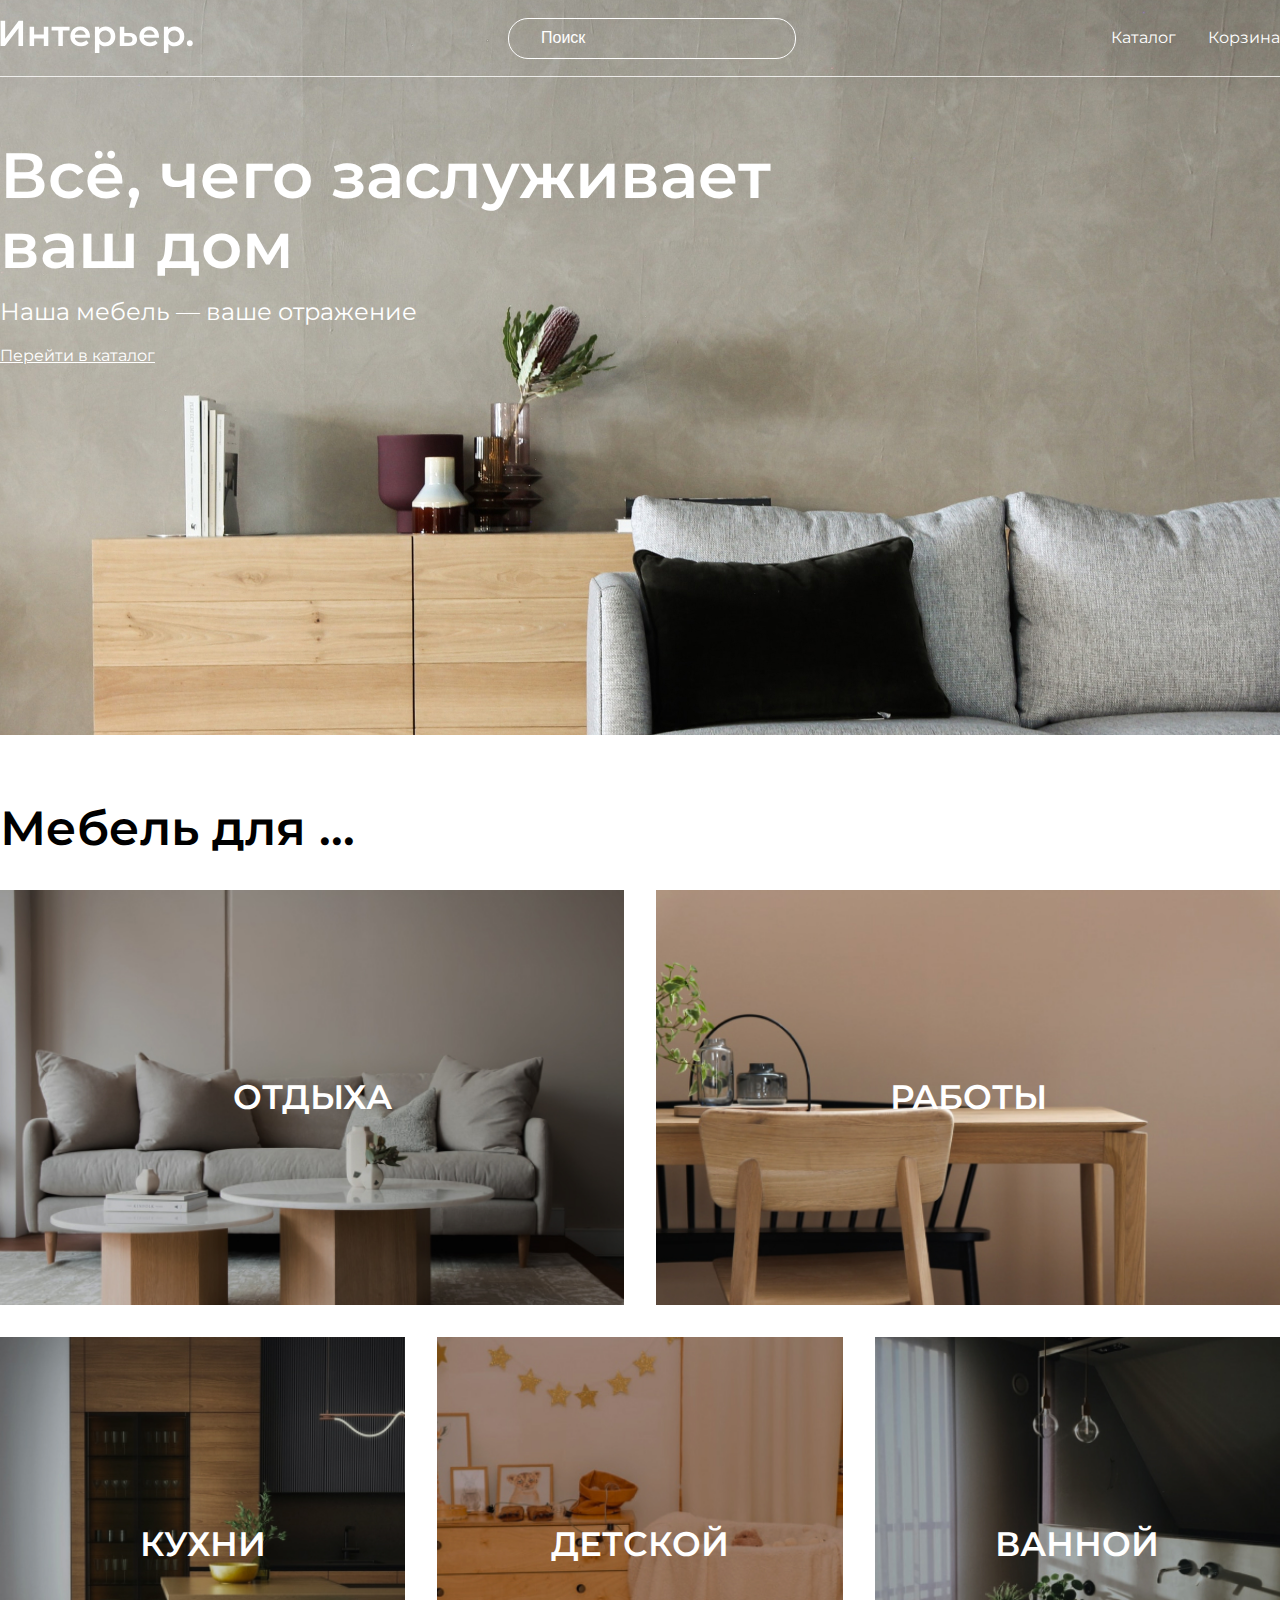
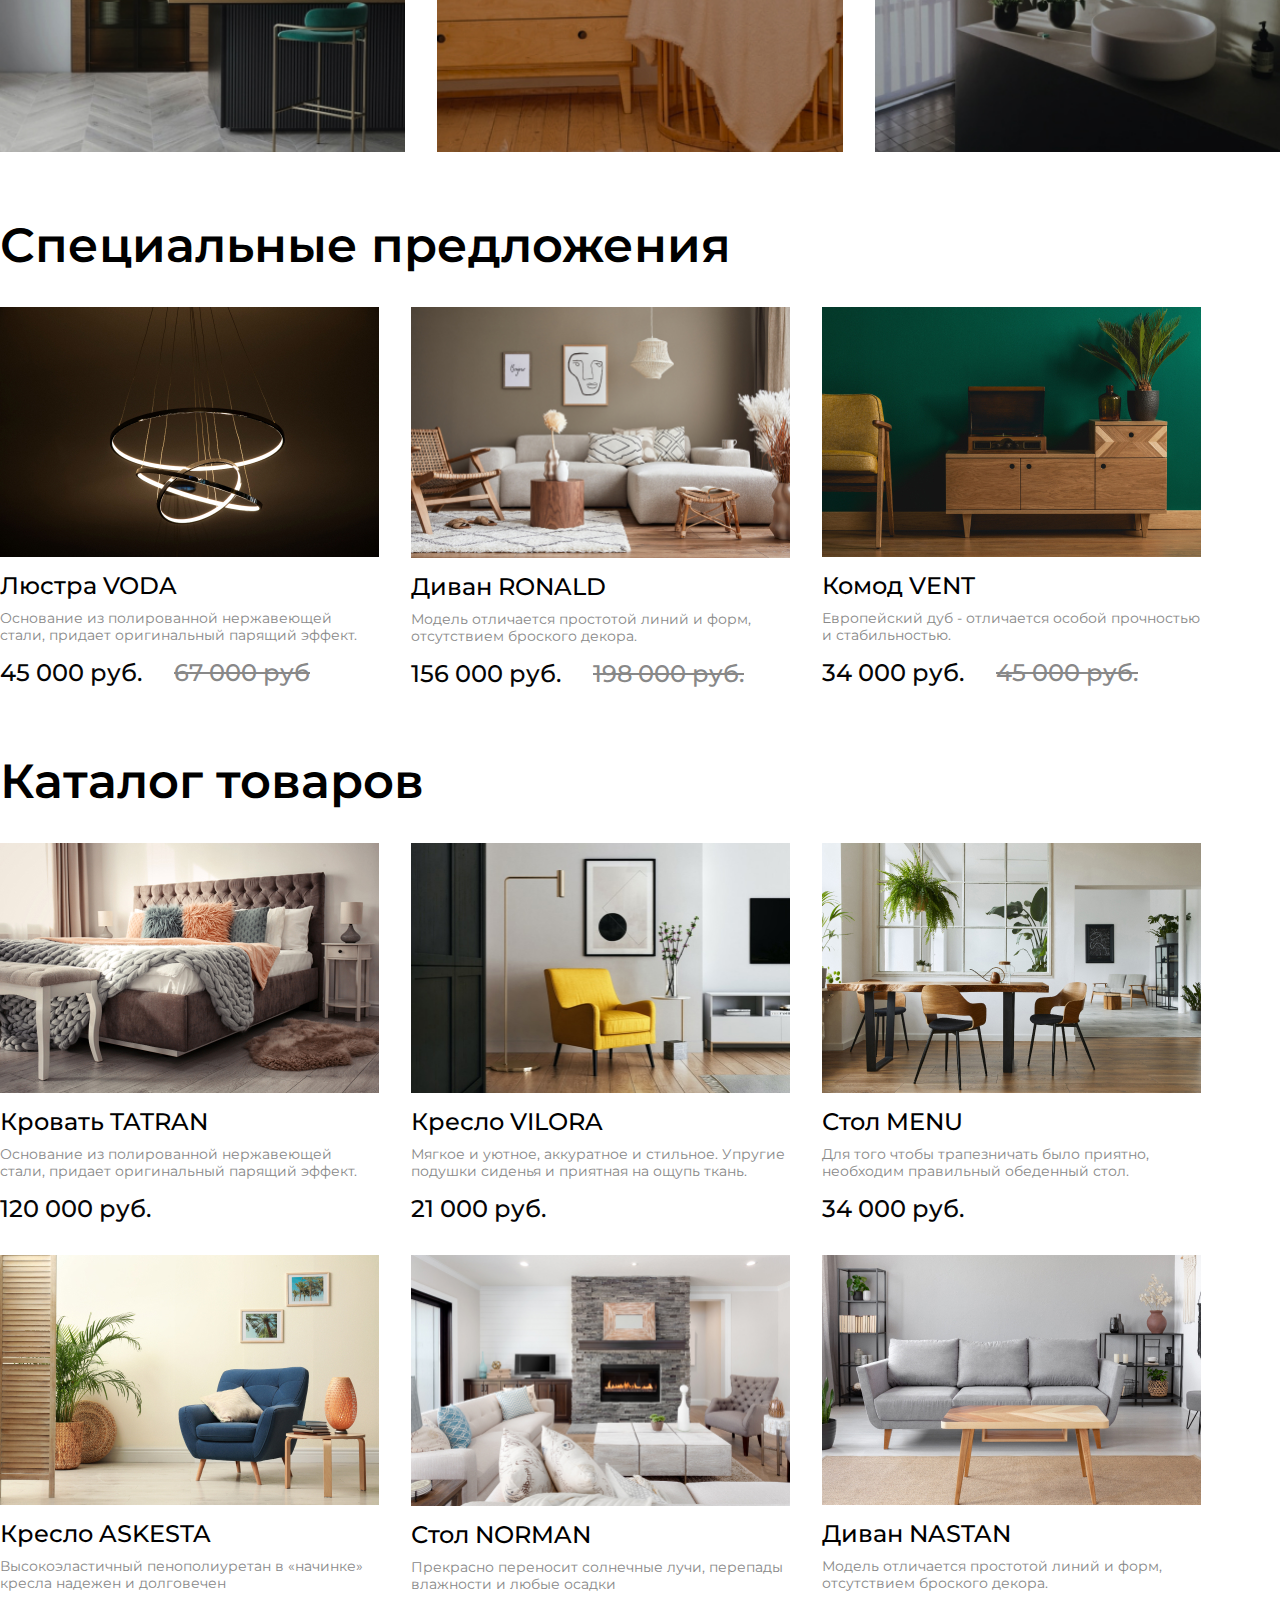
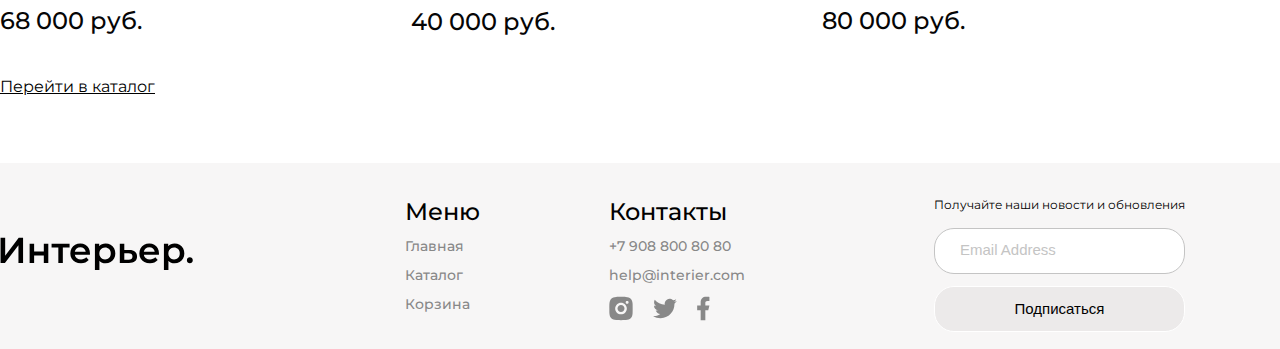
<file: index.html>
<!DOCTYPE html>
<html lang="ru">
  <head>
    <meta charset="UTF-8" />
    <meta http-equiv="X-UA-Compatible" content="IE=edge" />
    <meta name="viewport" content="width=device-width, initial-scale=1.0" />
    <link rel="preconnect" href="https://fonts.googleapis.com" />
    <link rel="preconnect" href="https://fonts.gstatic.com" crossorigin />
    <link
      href="https://fonts.googleapis.com/css2?family=Montserrat:wght@400;500;600&family=Poppins:wght@400;500;600&display=swap"
      rel="stylesheet"
    />
    <link rel="stylesheet" href="./style.css" />
    <title>Главная страница</title>
  </head>
  <body>
    <div class="top center">
      <header class="header">
        <a class="header__logo" href="./index.html"
          ><img class="header__img" src="./img/logo.svg" alt="Логотип"
        /></a>
        <form action="#">
          <input class="header__input" type="text" placeholder="Поиск" />
        </form>
        <nav class="menu">
          <a class="menu__link" href="./catalog.html">Каталог</a>
          <a class="menu__link" href="./cart.html">Корзина</a>
        </nav>
        <nav class="menu-mob">
          <a href="./#"
            ><svg
              width="17"
              height="16"
              viewBox="0 0 17 16"
              fill="none"
              xmlns="http://www.w3.org/2000/svg"
            >
              <path
                d="M2.7515 1.99141C1.59282 3.14838 0.918906 4.70363 0.867092 6.34023C0.815278 7.97682 1.38946 9.57159 2.47264 10.7995C3.55581 12.0275 5.06645 12.7962 6.69672 12.9491C8.29727 13.0991 9.89485 12.6444 11.1757 11.6766L14.5069 15.0085L14.5069 15.0085C14.5897 15.0914 14.6881 15.1571 14.7963 15.2019C14.9046 15.2468 15.0206 15.2698 15.1377 15.2698C15.2549 15.2698 15.3709 15.2468 15.4791 15.2019C15.5873 15.1571 15.6857 15.0914 15.7685 15.0085C15.8514 14.9257 15.9171 14.8274 15.9619 14.7191C16.0068 14.6109 16.0298 14.4949 16.0298 14.3777C16.0298 14.2606 16.0068 14.1446 15.9619 14.0363C15.9171 13.9281 15.8514 13.8298 15.7685 13.7469L15.7685 13.7469L12.4368 10.416C13.4021 9.13496 13.8547 7.53846 13.7038 5.93943C13.5501 4.31054 12.7816 2.80139 11.5547 1.719C10.3277 0.636623 8.73451 0.0623154 7.09916 0.11292C5.46381 0.163525 3.90917 0.835233 2.7515 1.99141ZM2.7515 1.99141L2.82216 2.06217L2.7515 1.99141ZM10.5895 3.25366C11.0271 3.68416 11.3751 4.19703 11.6135 4.76269C11.8518 5.32835 11.9758 5.93561 11.9783 6.54944C11.9808 7.16327 11.8618 7.77152 11.628 8.3391C11.3943 8.90669 11.0505 9.42238 10.6164 9.85642C10.1824 10.2905 9.66668 10.6343 9.09909 10.868C8.53151 11.1018 7.92326 11.2208 7.30943 11.2183C6.6956 11.2158 6.08834 11.0918 5.52268 10.8535C4.95702 10.6151 4.44415 10.2671 4.01365 9.82954C3.15334 8.95509 2.67341 7.77613 2.6784 6.54944C2.6834 5.32275 3.17291 4.14773 4.04032 3.28033C4.90772 2.41292 6.08274 1.92341 7.30943 1.91841C8.53612 1.91342 9.71508 2.39335 10.5895 3.25366Z"
                fill="white"
                stroke="white"
                stroke-width="0.2"
              />
            </svg>
          </a>
          <a href="./catalog.html"
            ><svg
              width="20"
              height="21"
              viewBox="0 0 20 21"
              fill="none"
              xmlns="http://www.w3.org/2000/svg"
            >
              <rect
                x="0.800537"
                y="0.900024"
                width="4.57143"
                height="4.57143"
                fill="white"
              />
              <rect
                x="0.800537"
                y="8.21436"
                width="4.57143"
                height="4.57143"
                fill="white"
              />
              <rect
                x="0.800537"
                y="15.5286"
                width="4.57143"
                height="4.57143"
                fill="white"
              />
              <rect
                x="8.11401"
                y="8.21436"
                width="4.57143"
                height="4.57143"
                fill="white"
              />
              <rect
                x="8.11401"
                y="15.5286"
                width="4.57143"
                height="4.57143"
                fill="white"
              />
              <rect
                x="8.11401"
                y="0.900024"
                width="4.57143"
                height="4.57143"
                fill="white"
              />
              <rect
                x="15.4285"
                y="8.21436"
                width="4.57143"
                height="4.57143"
                fill="white"
              />
              <rect
                x="15.4285"
                y="15.5286"
                width="4.57143"
                height="4.57143"
                fill="white"
              />
              <rect
                x="15.4285"
                y="0.900024"
                width="4.57143"
                height="4.57143"
                fill="white"
              />
            </svg>
          </a>
          <a href="./cart.html"
            ><svg
              width="19"
              height="17"
              viewBox="0 0 19 17"
              fill="none"
              xmlns="http://www.w3.org/2000/svg"
            >
              <path
                d="M11.5834 16.8333C12.1359 16.8333 12.6658 16.6138 13.0566 16.2231C13.4473 15.8324 13.6667 15.3025 13.6667 14.75C13.6667 14.1974 13.4473 13.6675 13.0566 13.2768C12.6658 12.8861 12.1359 12.6666 11.5834 12.6666C11.0309 12.6666 10.501 12.8861 10.1103 13.2768C9.71957 13.6675 9.50008 14.1974 9.50008 14.75C9.50008 15.3025 9.71957 15.8324 10.1103 16.2231C10.501 16.6138 11.0309 16.8333 11.5834 16.8333ZM4.29174 16.8333C4.84428 16.8333 5.37418 16.6138 5.76488 16.2231C6.15558 15.8324 6.37508 15.3025 6.37508 14.75C6.37508 14.1974 6.15558 13.6675 5.76488 13.2768C5.37418 12.8861 4.84428 12.6666 4.29174 12.6666C3.73921 12.6666 3.20931 12.8861 2.81861 13.2768C2.4279 13.6675 2.20841 14.1974 2.20841 14.75C2.20841 15.3025 2.4279 15.8324 2.81861 16.2231C3.20931 16.6138 3.73921 16.8333 4.29174 16.8333ZM17.873 2.16975C18.133 2.16136 18.3796 2.05217 18.5606 1.86525C18.7416 1.67834 18.8428 1.42836 18.8428 1.16819C18.8428 0.908013 18.7416 0.658037 18.5606 0.471123C18.3796 0.28421 18.133 0.175013 17.873 0.166626H16.674C15.7345 0.166626 14.922 0.818709 14.7178 1.73538L13.4126 7.61246C13.2084 8.52912 12.3959 9.18121 11.4563 9.18121H3.63133L2.12924 3.17079H11.8636C12.1212 3.15904 12.3644 3.04844 12.5425 2.86199C12.7206 2.67555 12.82 2.42761 12.82 2.16975C12.82 1.91189 12.7206 1.66395 12.5425 1.47751C12.3644 1.29106 12.1212 1.18046 11.8636 1.16871H2.12924C1.82473 1.16862 1.5242 1.23796 1.25051 1.37145C0.976816 1.50495 0.737162 1.69909 0.549763 1.93911C0.362364 2.17913 0.232155 2.45872 0.169035 2.75662C0.105913 3.05452 0.111544 3.36289 0.185495 3.65829L1.68758 9.66662C1.79586 10.1002 2.046 10.485 2.39821 10.7601C2.75042 11.0351 3.18447 11.1844 3.63133 11.1843H11.4563C12.368 11.1845 13.2524 10.8736 13.9636 10.3032C14.6748 9.73275 15.1701 8.93681 15.3678 8.04683L16.674 2.16975H17.873Z"
                fill="white"
              />
            </svg>
          </a>
        </nav>
      </header>
      <section class="top__content">
        <h1 class="title">Всё, чего заслуживает ваш дом</h1>
        <p class="top__text">Наша мебель — ваше отражение</p>
        <a href="./catalog.html" class="link top__link">Перейти в каталог</a>
      </section>
    </div>

    <section class="for-box center">
      <h2 class="heading">Мебель для ...</h2>
      <div class="for">
        <div class="for__item for__item_1 for__item_big">ОТДЫХА</div>
        <div class="for__item for__item_2 for__item_big">РАБОТЫ</div>
        <div class="for__item for__item_3">КУХНИ</div>
        <div class="for__item for__item_4">ДЕТСКОЙ</div>
        <div class="for__item for__item_5">ВАННОЙ</div>
      </div>
    </section>

    <section class="product-box center">
      <h2 class="heading">Специальные предложения</h2>
      <div class="product-content">
        <article class="product">
          <img class="product__img" src="./img/product_1.jpg" alt="Продукт" />
          <h3 class="product__title">Люстра VODA</h3>
          <p class="product__desc">
            Основание из полированной нержавеющей стали, придает оригинальный
            парящий эффект.
          </p>
          <div class="product__box-price">
            <p class="product__price">45 000 руб.</p>
            <p class="product__price product__price_sale">67 000 руб</p>
          </div>
        </article>

        <article class="product">
          <img class="product__img" src="./img/product_2.jpg" alt="Продукт" />
          <h3 class="product__title">Диван RONALD</h3>
          <p class="product__desc">
            Модель отличается простотой линий и форм, отсутствием броского
            декора.
          </p>
          <div class="product__box-price">
            <p class="product__price">156 000 руб.</p>
            <p class="product__price product__price_sale">198 000 руб.</p>
          </div>
        </article>

        <article class="product">
          <img class="product__img" src="./img/product_3.jpg" alt="Продукт" />
          <h3 class="product__title">Комод VENT</h3>
          <p class="product__desc">
            Европейский дуб - отличается особой прочностью и стабильностью.
          </p>

          <div class="product__box-price">
            <p class="product__price">34 000 руб.</p>
            <p class="product__price product__price_sale">45 000 руб.</p>
          </div>
        </article>
      </div>
    </section>

    <section class="product-box center">
      <h2 class="heading">Каталог товаров</h2>
      <div class="product-content">
        <article class="product">
          <img class="product__img" src="./img/product_4.jpg" alt="Продукт" />
          <h3 class="product__title">Кровать TATRAN</h3>
          <p class="product__desc">
            Основание из полированной нержавеющей стали, придает оригинальный
            парящий эффект.
          </p>
          <p class="product__price">120 000 руб.</p>
        </article>

        <article class="product">
          <img class="product__img" src="./img/product_5.jpg" alt="Продукт" />
          <h3 class="product__title">Кресло VILORA</h3>
          <p class="product__desc">
            Мягкое и уютное, аккуратное и стильное. Упругие подушки сиденья и
            приятная на ощупь ткань.
          </p>
          <p class="product__price">21 000 руб.</p>
        </article>

        <article class="product">
          <img class="product__img" src="./img/product_6.jpg" alt="Продукт" />
          <h3 class="product__title">Стол MENU</h3>
          <p class="product__desc">
            Для того чтобы трапезничать было приятно, необходим правильный
            обеденный стол.
          </p>
          <p class="product__price">34 000 руб.</p>
        </article>

        <article class="product">
          <img class="product__img" src="./img/product_7.jpg" alt="Продукт" />
          <h3 class="product__title">Кресло ASKESTA</h3>
          <p class="product__desc">
            Высокоэластичный пенополиуретан в «начинке» кресла надежен и
            долговечен
          </p>
          <p class="product__price">68 000 руб.</p>
        </article>

        <article class="product">
          <img class="product__img" src="./img/product_8.jpg" alt="Продукт" />
          <h3 class="product__title">Стол NORMAN</h3>
          <p class="product__desc">
            Прекрасно переносит солнечные лучи, перепады влажности и любые
            осадки
          </p>
          <p class="product__price">40 000 руб.</p>
        </article>

        <article class="product">
          <img class="product__img" src="./img/product_9.jpg" alt="Продукт" />
          <h3 class="product__title">Диван NASTAN</h3>
          <p class="product__desc">
            Модель отличается простотой линий и форм, отсутствием броского
            декора.
          </p>
          <p class="product__price">80 000 руб.</p>
        </article>
      </div>
    </section>

    <div class="link-box center">
      <a href="./catalog.html" class="link bottom__link">Перейти в каталог</a>
    </div>

    <footer class="footer center">
      <div class="footer__logo">
        <a href="./index.html" class="footer__logo"
          ><img src="./img/footer_logo.svg" alt="Логотип"
        /></a>
      </div>

      <section class="footer__content">
        <div class="footer-box">
          <nav class="footer__item">
            <h4 class="footer__heading">Меню</h4>
            <a class="footer__link link__decoration" href="./index.html"
              >Главная</a
            >
            <a class="footer__link link__decoration" href="./catalog.html"
              >Каталог</a
            >
            <a class="footer__link link__decoration" href="./cart.html"
              >Корзина</a
            >
          </nav>

          <div class="footer__item">
            <h4 class="footer__heading">Контакты</h4>
            <a class="footer__link" href="#">+7 908 800 80 80</a>
            <a class="footer__link" href="#">help@interier.com</a>
            <div class="footer__icons">
              <a class="footer__social" href="#">
                <svg
                  width="24"
                  height="25"
                  viewBox="0 0 24 25"
                  fill="none"
                  xmlns="http://www.w3.org/2000/svg"
                >
                  <path
                    class="footer__social"
                    d="M12 0.851654C15.1699 0.851654 15.5654 0.863321 16.809 0.921654C18.0515 0.979987 18.8974 1.17482 19.6417 1.46415C20.4117 1.76049 21.0604 2.16182 21.709 2.80932C22.3023 3.39253 22.7613 4.09801 23.0542 4.87665C23.3424 5.61982 23.5384 6.46682 23.5967 7.70932C23.6515 8.95299 23.6667 9.34849 23.6667 12.5183C23.6667 15.6882 23.655 16.0837 23.5967 17.3273C23.5384 18.5698 23.3424 19.4157 23.0542 20.16C22.7622 20.9391 22.303 21.6447 21.709 22.2273C21.1257 22.8204 20.4202 23.2794 19.6417 23.5725C18.8985 23.8607 18.0515 24.0567 16.809 24.115C15.5654 24.1698 15.1699 24.185 12 24.185C8.83021 24.185 8.43471 24.1733 7.19104 24.115C5.94854 24.0567 5.10271 23.8607 4.35837 23.5725C3.57942 23.2802 2.87382 22.8211 2.29104 22.2273C1.69768 21.6442 1.23863 20.9387 0.945874 20.16C0.656541 19.4168 0.461707 18.5698 0.403374 17.3273C0.348541 16.0837 0.333374 15.6882 0.333374 12.5183C0.333374 9.34849 0.345041 8.95299 0.403374 7.70932C0.461707 6.46565 0.656541 5.62099 0.945874 4.87665C1.23782 4.09753 1.69698 3.39186 2.29104 2.80932C2.87399 2.21576 3.57954 1.75667 4.35837 1.46415C5.10271 1.17482 5.94737 0.979987 7.19104 0.921654C8.43471 0.866821 8.83021 0.851654 12 0.851654ZM12 6.68499C10.4529 6.68499 8.96921 7.29957 7.87525 8.39353C6.78129 9.48749 6.16671 10.9712 6.16671 12.5183C6.16671 14.0654 6.78129 15.5491 7.87525 16.6431C8.96921 17.7371 10.4529 18.3517 12 18.3517C13.5471 18.3517 15.0309 17.7371 16.1248 16.6431C17.2188 15.5491 17.8334 14.0654 17.8334 12.5183C17.8334 10.9712 17.2188 9.48749 16.1248 8.39353C15.0309 7.29957 13.5471 6.68499 12 6.68499ZM19.5834 6.39332C19.5834 6.00655 19.4297 5.63561 19.1562 5.36212C18.8827 5.08863 18.5118 4.93499 18.125 4.93499C17.7383 4.93499 17.3673 5.08863 17.0938 5.36212C16.8204 5.63561 16.6667 6.00655 16.6667 6.39332C16.6667 6.7801 16.8204 7.15103 17.0938 7.42452C17.3673 7.69801 17.7383 7.85165 18.125 7.85165C18.5118 7.85165 18.8827 7.69801 19.1562 7.42452C19.4297 7.15103 19.5834 6.7801 19.5834 6.39332ZM12 9.01832C12.9283 9.01832 13.8185 9.38707 14.4749 10.0434C15.1313 10.6998 15.5 11.5901 15.5 12.5183C15.5 13.4466 15.1313 14.3368 14.4749 14.9932C13.8185 15.6496 12.9283 16.0183 12 16.0183C11.0718 16.0183 10.1815 15.6496 9.52517 14.9932C8.86879 14.3368 8.50004 13.4466 8.50004 12.5183C8.50004 11.5901 8.86879 10.6998 9.52517 10.0434C10.1815 9.38707 11.0718 9.01832 12 9.01832Z"
                    fill="#888888"
                  />
                </svg>
              </a>
              <a class="footer__social" href="#">
                 <svg
                  width="24"
                  height="21"
                  viewBox="0 0 24 21"
                  fill="none"
                  xmlns="http://www.w3.org/2000/svg"
                >
                  <path
                  class="footer__social"
                    d="M23.8557 3.09919C22.965 3.49317 22.0205 3.75191 21.0533 3.86686C22.0727 3.2572 22.8357 2.29771 23.2 1.16719C22.2433 1.73652 21.1945 2.13552 20.1013 2.35136C19.3671 1.5657 18.3938 1.04465 17.3328 0.869207C16.2718 0.693765 15.1826 0.873764 14.2345 1.38122C13.2864 1.88868 12.5325 2.69516 12.09 3.67528C11.6475 4.65541 11.5412 5.75427 11.7877 6.80103C9.84763 6.70379 7.94973 6.19964 6.21718 5.3213C4.48462 4.44296 2.95616 3.21008 1.73101 1.70269C1.29735 2.44755 1.06946 3.29429 1.07067 4.15619C1.07067 5.84786 1.93167 7.34236 3.24067 8.21736C2.46602 8.19297 1.70841 7.98377 1.03101 7.60719V7.66786C1.03124 8.79451 1.42111 9.88641 2.1345 10.7584C2.84789 11.6304 3.8409 12.2289 4.94517 12.4524C4.22606 12.6472 3.47203 12.676 2.74017 12.5364C3.05152 13.5061 3.65835 14.3543 4.4757 14.962C5.29305 15.5697 6.27999 15.9066 7.29834 15.9255C6.28624 16.7204 5.12738 17.308 3.88804 17.6547C2.64869 18.0014 1.35316 18.1005 0.0755081 17.9462C2.30582 19.3805 4.90212 20.142 7.55384 20.1395C16.529 20.1395 21.4372 12.7044 21.4372 6.25619C21.4372 6.04619 21.4313 5.83386 21.422 5.62619C22.3773 4.93572 23.2019 4.08038 23.8568 3.10036L23.8557 3.09919Z"
                    fill="#888888"
                  />
                </svg>
              </a>
              </a>
               
              <a class="footer__social" href="#">
                <svg 
                width="13" 
                height="25"
                viewBox="0 0 13 25" 
                fill="none" 
                xmlns="http://www.w3.org/2000/svg"
                >
                  <path 
                  class="footer__social"
                  d="M8.33332 14.2218H11.25L12.4167 9.55518H8.33332V7.22184C8.33332 6.02018 8.33332 4.88851 10.6667 4.88851H12.4167V0.968509C12.0363 0.918343 10.6002 0.805176 9.08349 0.805176C5.91599 0.805176 3.66666 2.73834 3.66666 6.28851V9.55518H0.166656V14.2218H3.66666V24.1385H8.33332V14.2218Z" 
                  fill="#888888"
                  />
</svg>
               </a>
            </div>
          </div>
        </div>

        <form class="footer__form" action="#">
          <p class="form__text">Получайте наши новости и обновления</p>
          <input class="form__email" type="email" placeholder="Email Address" />
          <button class="button form__button" type="submit">Подписаться</button>
        </form>
      </section>
    </footer>
  </body>
</html>
</file>
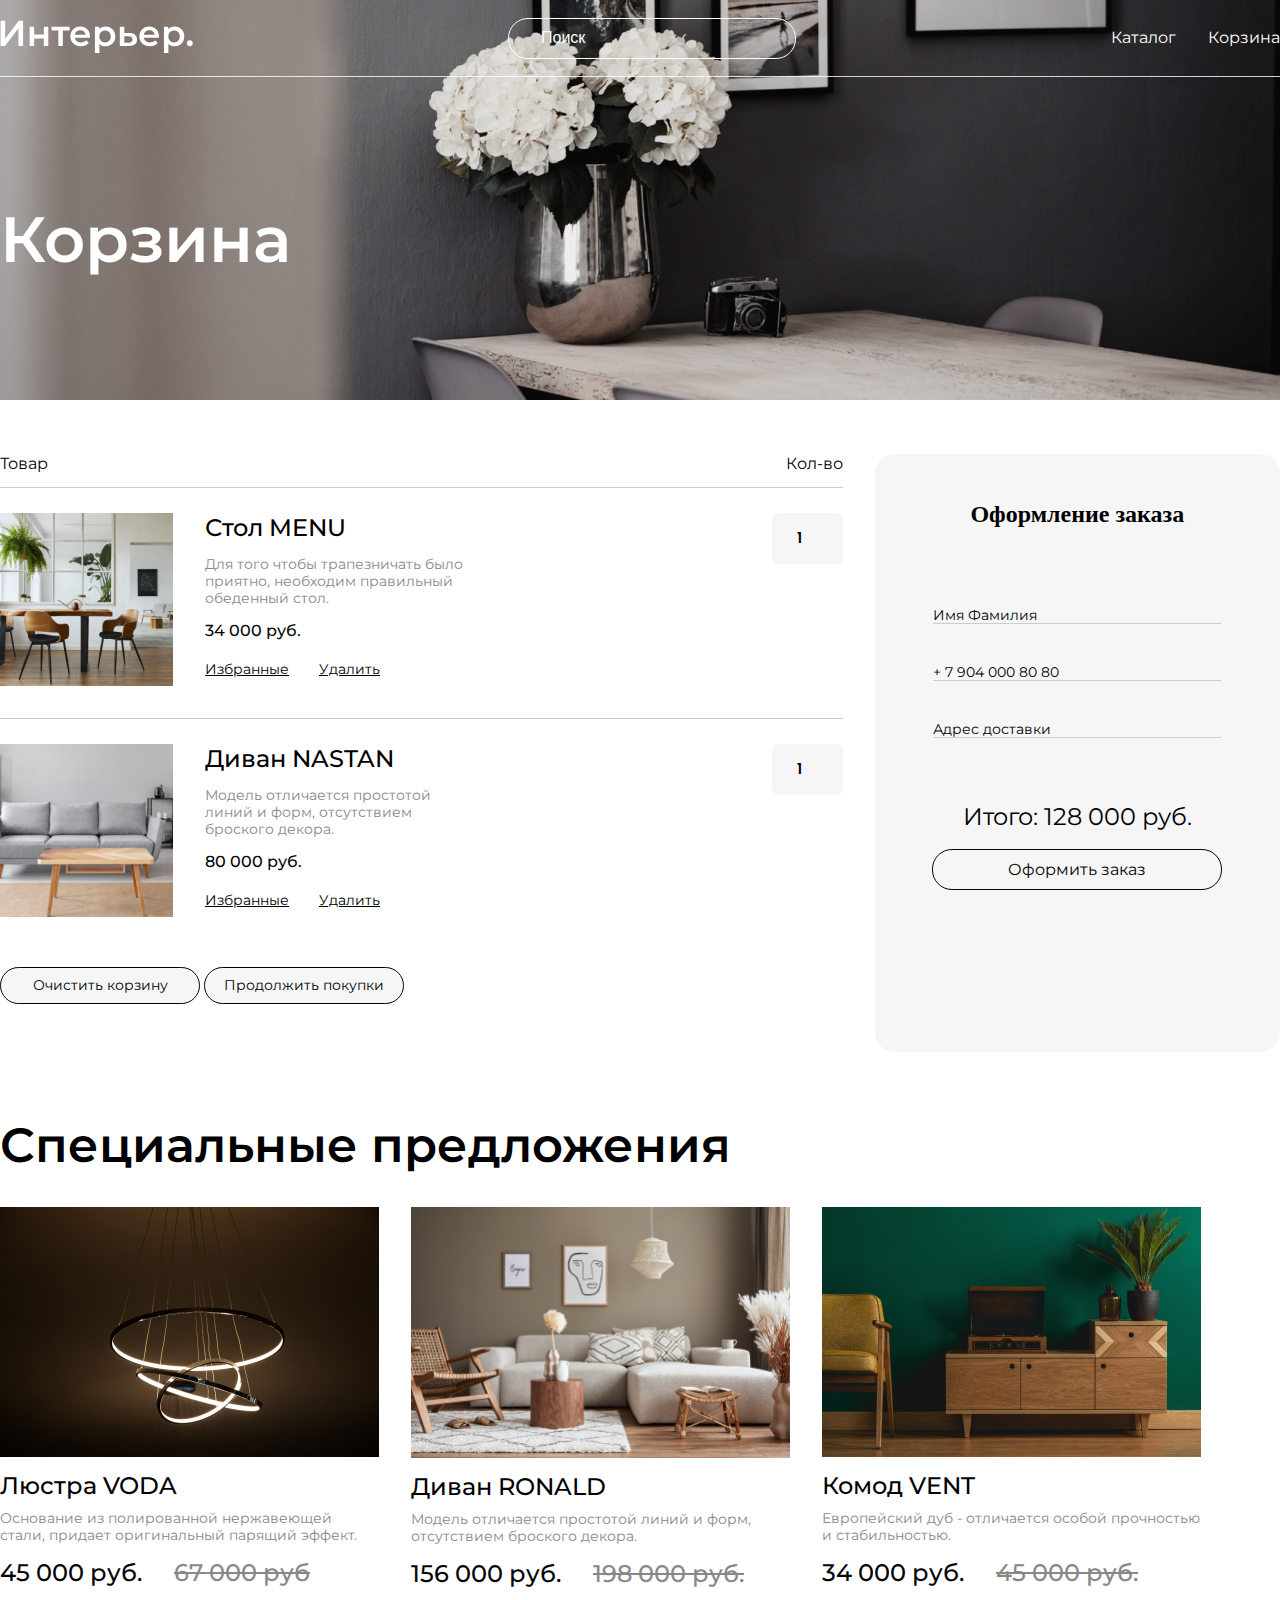
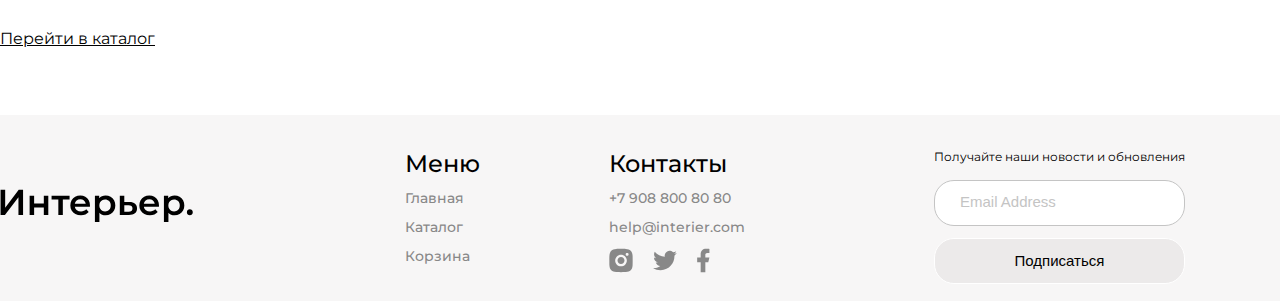
<file: cart.html>
<!DOCTYPE html>
<html lang="ru">
  <head>
    <meta charset="UTF-8" />
    <meta http-equiv="X-UA-Compatible" content="IE=edge" />
    <meta name="viewport" content="width=device-width, initial-scale=1.0" />
    <link rel="preconnect" href="https://fonts.googleapis.com" />
    <link rel="preconnect" href="https://fonts.gstatic.com" crossorigin />
    <link
      href="https://fonts.googleapis.com/css2?family=Montserrat:wght@400;500;600&family=Poppins:wght@400;500;600&display=swap"
      rel="stylesheet"
    />
    <link rel="stylesheet" href="./style.css" />
    <title>Главная страница</title>
  </head>
  <body>
    <div class="top-cart center">
      <header class="header">
        <a class="header__logo" href="./index.html"
          ><img class="header__img" src="./img/logo.svg" alt="Логотип"
        /></a>
        <form action="#">
          <input class="header__input" type="text" placeholder="Поиск" />
        </form>
        <nav class="menu">
          <a class="menu__link" href="./catalog.html">Каталог</a>
          <a class="menu__link" href="#">Корзина</a>
        </nav>
        <nav class="menu-mob">
          <a href="./#"
            ><svg
              width="17"
              height="16"
              viewBox="0 0 17 16"
              fill="none"
              xmlns="http://www.w3.org/2000/svg"
            >
              <path
                d="M2.7515 1.99141C1.59282 3.14838 0.918906 4.70363 0.867092 6.34023C0.815278 7.97682 1.38946 9.57159 2.47264 10.7995C3.55581 12.0275 5.06645 12.7962 6.69672 12.9491C8.29727 13.0991 9.89485 12.6444 11.1757 11.6766L14.5069 15.0085L14.5069 15.0085C14.5897 15.0914 14.6881 15.1571 14.7963 15.2019C14.9046 15.2468 15.0206 15.2698 15.1377 15.2698C15.2549 15.2698 15.3709 15.2468 15.4791 15.2019C15.5873 15.1571 15.6857 15.0914 15.7685 15.0085C15.8514 14.9257 15.9171 14.8274 15.9619 14.7191C16.0068 14.6109 16.0298 14.4949 16.0298 14.3777C16.0298 14.2606 16.0068 14.1446 15.9619 14.0363C15.9171 13.9281 15.8514 13.8298 15.7685 13.7469L15.7685 13.7469L12.4368 10.416C13.4021 9.13496 13.8547 7.53846 13.7038 5.93943C13.5501 4.31054 12.7816 2.80139 11.5547 1.719C10.3277 0.636623 8.73451 0.0623154 7.09916 0.11292C5.46381 0.163525 3.90917 0.835233 2.7515 1.99141ZM2.7515 1.99141L2.82216 2.06217L2.7515 1.99141ZM10.5895 3.25366C11.0271 3.68416 11.3751 4.19703 11.6135 4.76269C11.8518 5.32835 11.9758 5.93561 11.9783 6.54944C11.9808 7.16327 11.8618 7.77152 11.628 8.3391C11.3943 8.90669 11.0505 9.42238 10.6164 9.85642C10.1824 10.2905 9.66668 10.6343 9.09909 10.868C8.53151 11.1018 7.92326 11.2208 7.30943 11.2183C6.6956 11.2158 6.08834 11.0918 5.52268 10.8535C4.95702 10.6151 4.44415 10.2671 4.01365 9.82954C3.15334 8.95509 2.67341 7.77613 2.6784 6.54944C2.6834 5.32275 3.17291 4.14773 4.04032 3.28033C4.90772 2.41292 6.08274 1.92341 7.30943 1.91841C8.53612 1.91342 9.71508 2.39335 10.5895 3.25366Z"
                fill="white"
                stroke="white"
                stroke-width="0.2"
              />
            </svg>
          </a>
          <a href="./catalog.html"
            ><svg
              width="20"
              height="21"
              viewBox="0 0 20 21"
              fill="none"
              xmlns="http://www.w3.org/2000/svg"
            >
              <rect
                x="0.800537"
                y="0.900024"
                width="4.57143"
                height="4.57143"
                fill="white"
              />
              <rect
                x="0.800537"
                y="8.21436"
                width="4.57143"
                height="4.57143"
                fill="white"
              />
              <rect
                x="0.800537"
                y="15.5286"
                width="4.57143"
                height="4.57143"
                fill="white"
              />
              <rect
                x="8.11401"
                y="8.21436"
                width="4.57143"
                height="4.57143"
                fill="white"
              />
              <rect
                x="8.11401"
                y="15.5286"
                width="4.57143"
                height="4.57143"
                fill="white"
              />
              <rect
                x="8.11401"
                y="0.900024"
                width="4.57143"
                height="4.57143"
                fill="white"
              />
              <rect
                x="15.4285"
                y="8.21436"
                width="4.57143"
                height="4.57143"
                fill="white"
              />
              <rect
                x="15.4285"
                y="15.5286"
                width="4.57143"
                height="4.57143"
                fill="white"
              />
              <rect
                x="15.4285"
                y="0.900024"
                width="4.57143"
                height="4.57143"
                fill="white"
              />
            </svg>
          </a>
          <a href="./cart.html"
            ><svg
              width="19"
              height="17"
              viewBox="0 0 19 17"
              fill="none"
              xmlns="http://www.w3.org/2000/svg"
            >
              <path
                d="M11.5834 16.8333C12.1359 16.8333 12.6658 16.6138 13.0566 16.2231C13.4473 15.8324 13.6667 15.3025 13.6667 14.75C13.6667 14.1974 13.4473 13.6675 13.0566 13.2768C12.6658 12.8861 12.1359 12.6666 11.5834 12.6666C11.0309 12.6666 10.501 12.8861 10.1103 13.2768C9.71957 13.6675 9.50008 14.1974 9.50008 14.75C9.50008 15.3025 9.71957 15.8324 10.1103 16.2231C10.501 16.6138 11.0309 16.8333 11.5834 16.8333ZM4.29174 16.8333C4.84428 16.8333 5.37418 16.6138 5.76488 16.2231C6.15558 15.8324 6.37508 15.3025 6.37508 14.75C6.37508 14.1974 6.15558 13.6675 5.76488 13.2768C5.37418 12.8861 4.84428 12.6666 4.29174 12.6666C3.73921 12.6666 3.20931 12.8861 2.81861 13.2768C2.4279 13.6675 2.20841 14.1974 2.20841 14.75C2.20841 15.3025 2.4279 15.8324 2.81861 16.2231C3.20931 16.6138 3.73921 16.8333 4.29174 16.8333ZM17.873 2.16975C18.133 2.16136 18.3796 2.05217 18.5606 1.86525C18.7416 1.67834 18.8428 1.42836 18.8428 1.16819C18.8428 0.908013 18.7416 0.658037 18.5606 0.471123C18.3796 0.28421 18.133 0.175013 17.873 0.166626H16.674C15.7345 0.166626 14.922 0.818709 14.7178 1.73538L13.4126 7.61246C13.2084 8.52912 12.3959 9.18121 11.4563 9.18121H3.63133L2.12924 3.17079H11.8636C12.1212 3.15904 12.3644 3.04844 12.5425 2.86199C12.7206 2.67555 12.82 2.42761 12.82 2.16975C12.82 1.91189 12.7206 1.66395 12.5425 1.47751C12.3644 1.29106 12.1212 1.18046 11.8636 1.16871H2.12924C1.82473 1.16862 1.5242 1.23796 1.25051 1.37145C0.976816 1.50495 0.737162 1.69909 0.549763 1.93911C0.362364 2.17913 0.232155 2.45872 0.169035 2.75662C0.105913 3.05452 0.111544 3.36289 0.185495 3.65829L1.68758 9.66662C1.79586 10.1002 2.046 10.485 2.39821 10.7601C2.75042 11.0351 3.18447 11.1844 3.63133 11.1843H11.4563C12.368 11.1845 13.2524 10.8736 13.9636 10.3032C14.6748 9.73275 15.1701 8.93681 15.3678 8.04683L16.674 2.16975H17.873Z"
                fill="white"
              />
            </svg>
          </a>
        </nav>
      </header>
      <h1 class="heading-big">Корзина</h1>
    </div>

    <div class="cart center">
      <div class="cart__content">
        <div class="cart__name-box">
          <p>Товар</p>
          <p>Кол-во</p>
        </div>
        <div class="cart__item">
          <div class="cart__left">
            <img class="cart__img" src="./img/cart-1.jpg" alt="cart img" />
            <div class="cart__info">
              <h4 class="cart__title">Стол MENU</h4>
              <p class="cart__desc">
                Для того чтобы трапезничать было приятно, необходим правильный
                обеденный стол.
              </p>
              <p class="cart__price">34 000 руб.</p>
              <div class="cart__link-box">
                <a href="#">Избранные</a>
                <a href="#">Удалить</a>
              </div>
            </div>
          </div>
          <input type="number" min="1" value="1" />
        </div>
        <div class="cart__item">
          <div class="cart__left">
            <img class="cart__img" src="./img/cart-2.jpg" alt="cart img" />
            <div class="cart__info">
              <h4 class="cart__title">Диван NASTAN</h4>
              <p class="cart__desc">
                Модель отличается простотой линий и форм, отсутствием броского
                декора.
              </p>
              <p class="cart__price">80 000 руб.</p>
              <div class="cart__link-box">
                <a href="#">Избранные</a>
                <a href="#">Удалить</a>
              </div>
            </div>
          </div>
          <input type="number" min="1" value="1" />
        </div>
        <div class="cart__button">
          <button class="button cart__form-button-small">Очистить корзину</button>
          <button class="button cart__form-button-small">
            Продолжить покупки
          </button>
        </div>
      </div>
      <div class="cart__form">
        <h3 class="cart__form-title">Оформление заказа</h3>

        <div class="cart__form-box">
          <input
            class="cart__form-input"
            type="text"
            placeholder="Имя Фамилия"
          />
          <input
            class="cart__form-input"
            type="text"
            placeholder="+ 7 904 000 80 80"
          />
          <input
            class="cart__form-input"
            type="text"
            placeholder="Адрес доставки"
          />
        </div>

        <p class="cart__form-price">Итого: 128 000 руб.</p>
        <button class="button cart__form-button">Оформить заказ</button>
      </div>
    </div>

    <section class="product-box center">
      <h2 class="heading">Специальные предложения</h2>
      <div class="product-content">
        <article class="product">
          <img class="product__img" src="./img/product_1.jpg" alt="Продукт" />
          <h3 class="product__title">Люстра VODA</h3>
          <p class="product__desc">
            Основание из полированной нержавеющей стали, придает оригинальный
            парящий эффект.
          </p>
          <div class="product__box-price">
            <p class="product__price">45 000 руб.</p>
            <p class="product__price product__price_sale">67 000 руб</p>
          </div>
        </article>

        <article class="product">
          <img class="product__img" src="./img/product_2.jpg" alt="Продукт" />
          <h3 class="product__title">Диван RONALD</h3>
          <p class="product__desc">
            Модель отличается простотой линий и форм, отсутствием броского
            декора.
          </p>
          <div class="product__box-price">
            <p class="product__price">156 000 руб.</p>
            <p class="product__price product__price_sale">198 000 руб.</p>
          </div>
        </article>

        <article class="product">
          <img class="product__img" src="./img/product_3.jpg" alt="Продукт" />
          <h3 class="product__title">Комод VENT</h3>
          <p class="product__desc">
            Европейский дуб - отличается особой прочностью и стабильностью.
          </p>

          <div class="product__box-price">
            <p class="product__price">34 000 руб.</p>
            <p class="product__price product__price_sale">45 000 руб.</p>
          </div>
        </article>
      </div>
    </section>

    <div class="link-box center">
      <a href="./catalog.html" class="bottom__link">Перейти в каталог</a>
    </div>

      <footer class="footer center">
      <div class="footer__logo">
        <a href="./index.html" class="footer__logo"
          ><img src="./img/footer_logo.svg" alt="Логотип"
        /></a>
      </div>

      <section class="footer__content">
        <div class="footer-box">
          <nav class="footer__item">
            <h4 class="footer__heading">Меню</h4>
            <a class="footer__link link__decoration" href="./index.html"
              >Главная</a
            >
            <a class="footer__link link__decoration" href="./catalog.html"
              >Каталог</a
            >
            <a class="footer__link link__decoration" href="./cart.html"
              >Корзина</a
            >
          </nav>

          <div class="footer__item">
            <h4 class="footer__heading">Контакты</h4>
            <a class="footer__link" href="#">+7 908 800 80 80</a>
            <a class="footer__link" href="#">help@interier.com</a>
            <div class="footer__icons">
              <a class="footer__social" href="#">
                <svg
                  width="24"
                  height="25"
                  viewBox="0 0 24 25"
                  fill="none"
                  xmlns="http://www.w3.org/2000/svg"
                >
                  <path
                    class="footer__social"
                    d="M12 0.851654C15.1699 0.851654 15.5654 0.863321 16.809 0.921654C18.0515 0.979987 18.8974 1.17482 19.6417 1.46415C20.4117 1.76049 21.0604 2.16182 21.709 2.80932C22.3023 3.39253 22.7613 4.09801 23.0542 4.87665C23.3424 5.61982 23.5384 6.46682 23.5967 7.70932C23.6515 8.95299 23.6667 9.34849 23.6667 12.5183C23.6667 15.6882 23.655 16.0837 23.5967 17.3273C23.5384 18.5698 23.3424 19.4157 23.0542 20.16C22.7622 20.9391 22.303 21.6447 21.709 22.2273C21.1257 22.8204 20.4202 23.2794 19.6417 23.5725C18.8985 23.8607 18.0515 24.0567 16.809 24.115C15.5654 24.1698 15.1699 24.185 12 24.185C8.83021 24.185 8.43471 24.1733 7.19104 24.115C5.94854 24.0567 5.10271 23.8607 4.35837 23.5725C3.57942 23.2802 2.87382 22.8211 2.29104 22.2273C1.69768 21.6442 1.23863 20.9387 0.945874 20.16C0.656541 19.4168 0.461707 18.5698 0.403374 17.3273C0.348541 16.0837 0.333374 15.6882 0.333374 12.5183C0.333374 9.34849 0.345041 8.95299 0.403374 7.70932C0.461707 6.46565 0.656541 5.62099 0.945874 4.87665C1.23782 4.09753 1.69698 3.39186 2.29104 2.80932C2.87399 2.21576 3.57954 1.75667 4.35837 1.46415C5.10271 1.17482 5.94737 0.979987 7.19104 0.921654C8.43471 0.866821 8.83021 0.851654 12 0.851654ZM12 6.68499C10.4529 6.68499 8.96921 7.29957 7.87525 8.39353C6.78129 9.48749 6.16671 10.9712 6.16671 12.5183C6.16671 14.0654 6.78129 15.5491 7.87525 16.6431C8.96921 17.7371 10.4529 18.3517 12 18.3517C13.5471 18.3517 15.0309 17.7371 16.1248 16.6431C17.2188 15.5491 17.8334 14.0654 17.8334 12.5183C17.8334 10.9712 17.2188 9.48749 16.1248 8.39353C15.0309 7.29957 13.5471 6.68499 12 6.68499ZM19.5834 6.39332C19.5834 6.00655 19.4297 5.63561 19.1562 5.36212C18.8827 5.08863 18.5118 4.93499 18.125 4.93499C17.7383 4.93499 17.3673 5.08863 17.0938 5.36212C16.8204 5.63561 16.6667 6.00655 16.6667 6.39332C16.6667 6.7801 16.8204 7.15103 17.0938 7.42452C17.3673 7.69801 17.7383 7.85165 18.125 7.85165C18.5118 7.85165 18.8827 7.69801 19.1562 7.42452C19.4297 7.15103 19.5834 6.7801 19.5834 6.39332ZM12 9.01832C12.9283 9.01832 13.8185 9.38707 14.4749 10.0434C15.1313 10.6998 15.5 11.5901 15.5 12.5183C15.5 13.4466 15.1313 14.3368 14.4749 14.9932C13.8185 15.6496 12.9283 16.0183 12 16.0183C11.0718 16.0183 10.1815 15.6496 9.52517 14.9932C8.86879 14.3368 8.50004 13.4466 8.50004 12.5183C8.50004 11.5901 8.86879 10.6998 9.52517 10.0434C10.1815 9.38707 11.0718 9.01832 12 9.01832Z"
                    fill="#888888"
                  />
                </svg>
              </a>
              <a class="footer__social" href="#">
                 <svg
                  width="24"
                  height="21"
                  viewBox="0 0 24 21"
                  fill="none"
                  xmlns="http://www.w3.org/2000/svg"
                >
                  <path
                  class="footer__social"
                    d="M23.8557 3.09919C22.965 3.49317 22.0205 3.75191 21.0533 3.86686C22.0727 3.2572 22.8357 2.29771 23.2 1.16719C22.2433 1.73652 21.1945 2.13552 20.1013 2.35136C19.3671 1.5657 18.3938 1.04465 17.3328 0.869207C16.2718 0.693765 15.1826 0.873764 14.2345 1.38122C13.2864 1.88868 12.5325 2.69516 12.09 3.67528C11.6475 4.65541 11.5412 5.75427 11.7877 6.80103C9.84763 6.70379 7.94973 6.19964 6.21718 5.3213C4.48462 4.44296 2.95616 3.21008 1.73101 1.70269C1.29735 2.44755 1.06946 3.29429 1.07067 4.15619C1.07067 5.84786 1.93167 7.34236 3.24067 8.21736C2.46602 8.19297 1.70841 7.98377 1.03101 7.60719V7.66786C1.03124 8.79451 1.42111 9.88641 2.1345 10.7584C2.84789 11.6304 3.8409 12.2289 4.94517 12.4524C4.22606 12.6472 3.47203 12.676 2.74017 12.5364C3.05152 13.5061 3.65835 14.3543 4.4757 14.962C5.29305 15.5697 6.27999 15.9066 7.29834 15.9255C6.28624 16.7204 5.12738 17.308 3.88804 17.6547C2.64869 18.0014 1.35316 18.1005 0.0755081 17.9462C2.30582 19.3805 4.90212 20.142 7.55384 20.1395C16.529 20.1395 21.4372 12.7044 21.4372 6.25619C21.4372 6.04619 21.4313 5.83386 21.422 5.62619C22.3773 4.93572 23.2019 4.08038 23.8568 3.10036L23.8557 3.09919Z"
                    fill="#888888"
                  />
                </svg>
              </a>
              </a>
               
              <a class="footer__social" href="#">
                <svg 
                width="13" 
                height="25"
                viewBox="0 0 13 25" 
                fill="none" 
                xmlns="http://www.w3.org/2000/svg"
                >
                  <path 
                  class="footer__social"
                  d="M8.33332 14.2218H11.25L12.4167 9.55518H8.33332V7.22184C8.33332 6.02018 8.33332 4.88851 10.6667 4.88851H12.4167V0.968509C12.0363 0.918343 10.6002 0.805176 9.08349 0.805176C5.91599 0.805176 3.66666 2.73834 3.66666 6.28851V9.55518H0.166656V14.2218H3.66666V24.1385H8.33332V14.2218Z" 
                  fill="#888888"
                  />
</svg>
               </a>
            </div>
          </div>
        </div>

        <form class="footer__form" action="#">
          <p class="form__text">Получайте наши новости и обновления</p>
          <input class="form__email" type="email" placeholder="Email Address" />
          <button class="button form__button" type="submit">Подписаться</button>
        </form>
      </section>
    </footer>
  </body>
</html>
</file>
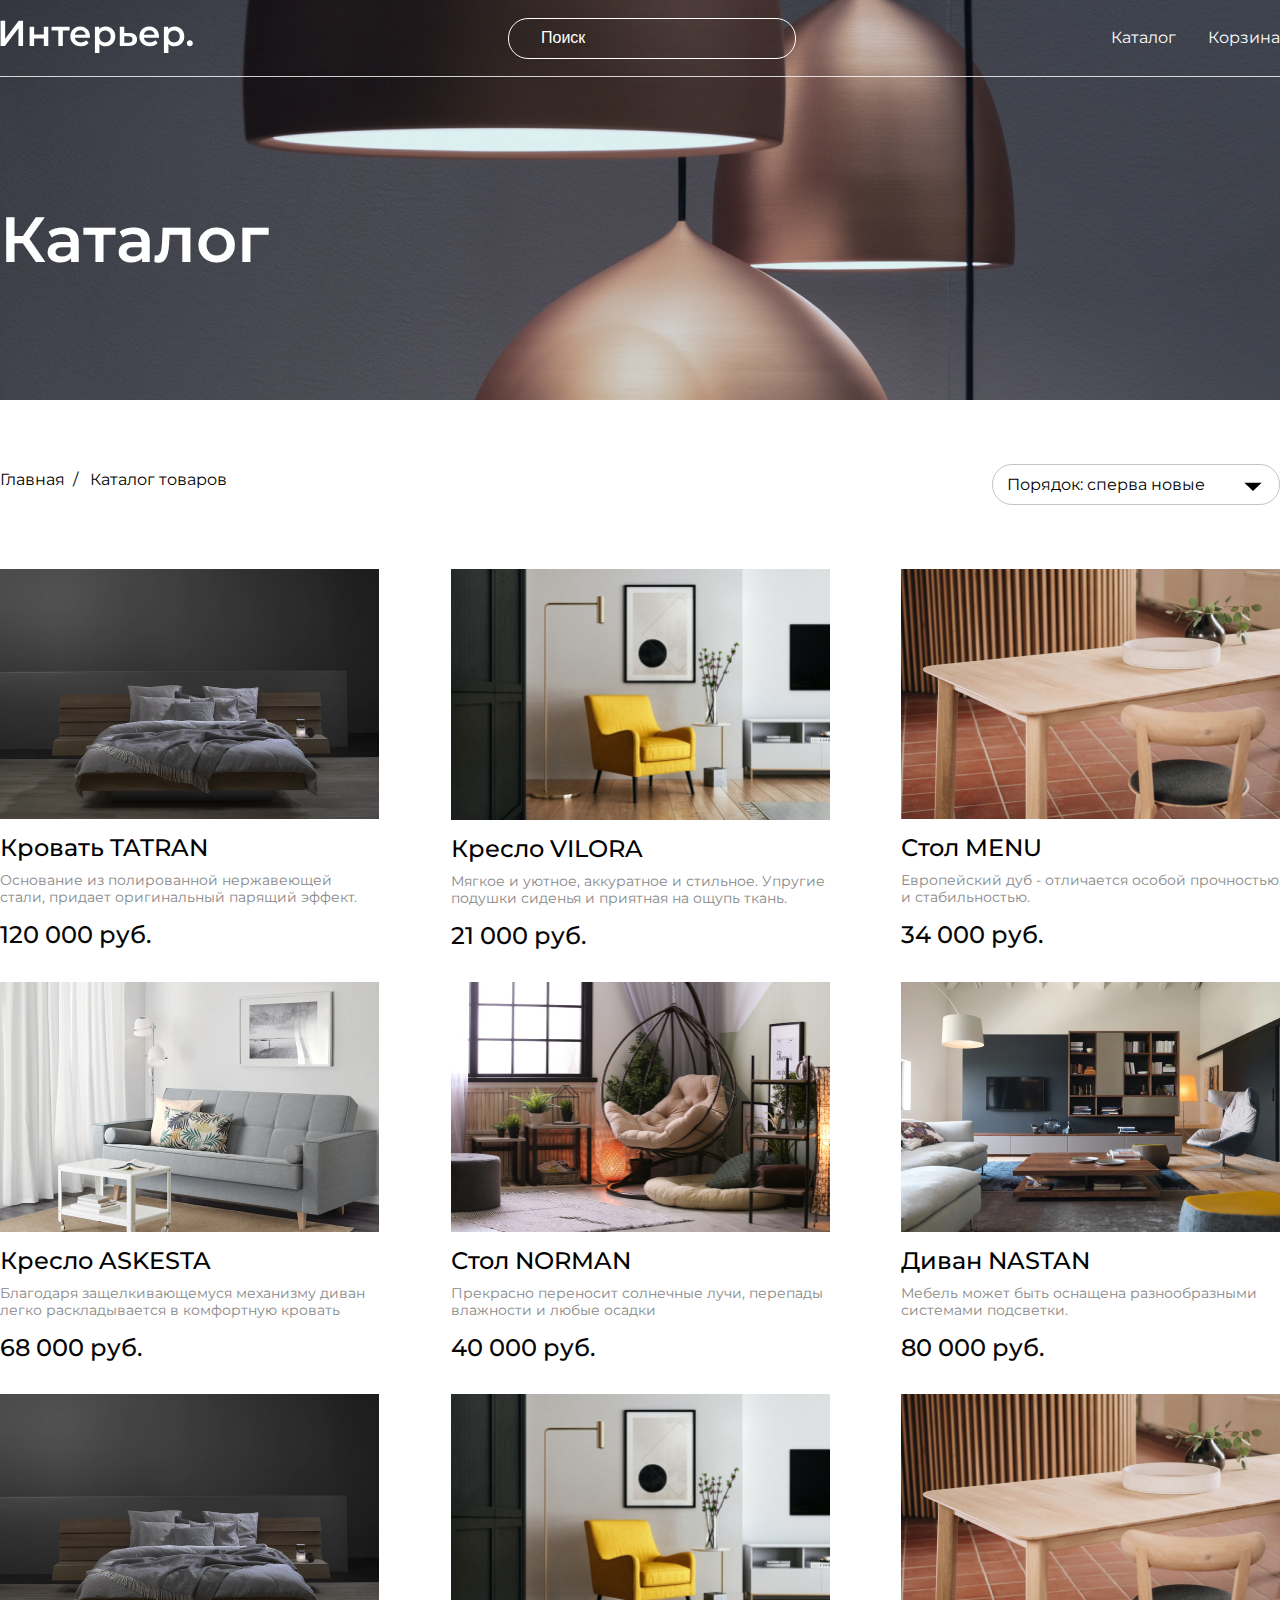
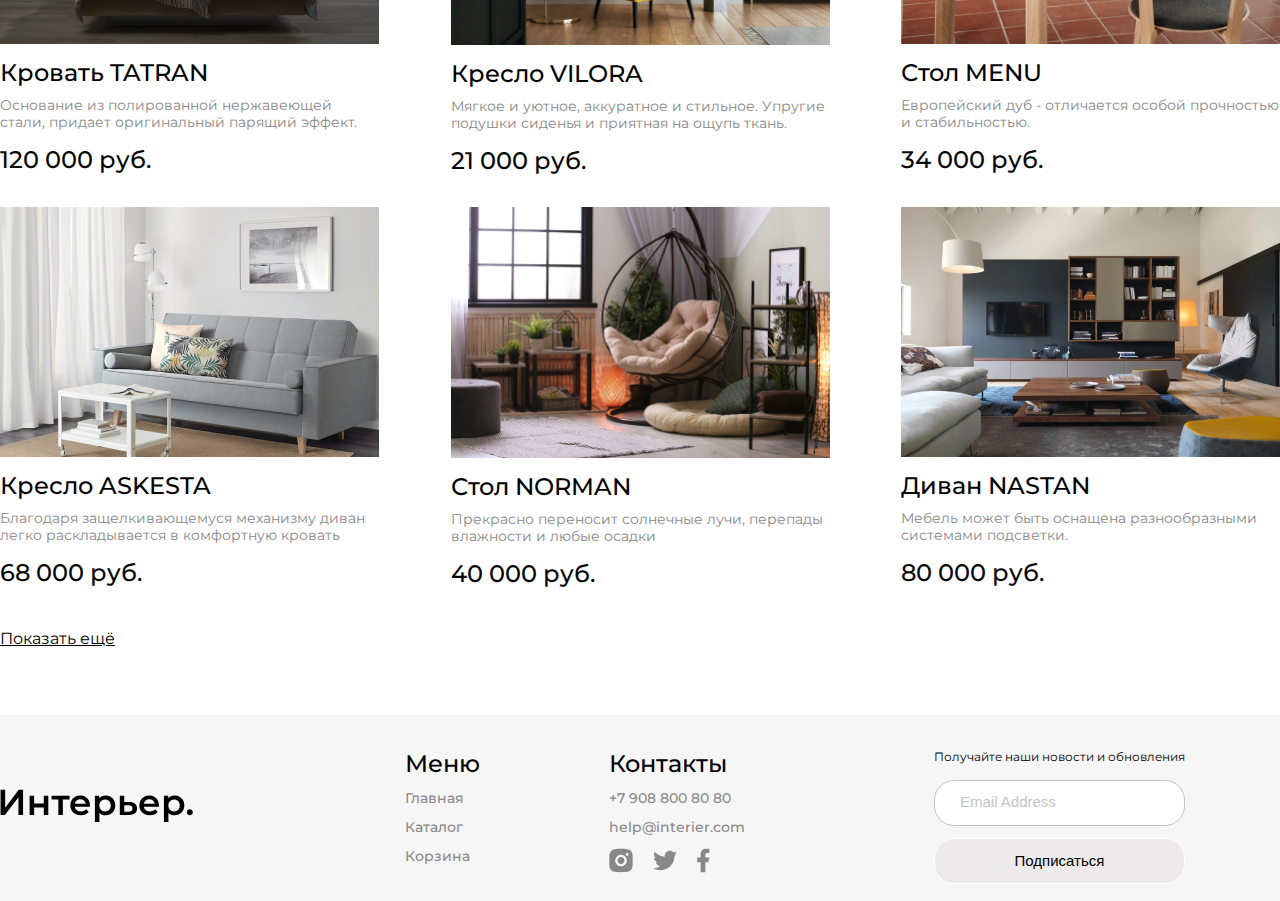
<file: catalog.html>
<!DOCTYPE html>
<html lang="en">
  <head>
    <meta charset="UTF-8" />
    <meta http-equiv="X-UA-Compatible" content="IE=edge" />
    <meta name="viewport" content="width=device-width, initial-scale=1.0" />
    <link rel="preconnect" href="https://fonts.googleapis.com" />
    <link rel="preconnect" href="https://fonts.gstatic.com" crossorigin />
    <link
      href="https://fonts.googleapis.com/css2?family=Montserrat:wght@400;500;600&family=Poppins:wght@400;500;600&display=swap"
      rel="stylesheet"
    />
    <link rel="stylesheet" href="./style.css" />
    <title>Каталог</title>
  </head>
  <body>
    <div class="top-content center">
      <header class="header">
        <a class="header__logo" href="./index.html"
          ><img class="header__img" src="./img/logo.svg" alt="Логотип"
        /></a>
        <form action="#">
          <input class="header__input" type="text" placeholder="Поиск" />
        </form>
        <nav class="menu">
          <a class="menu__link" href="./catalog.html">Каталог</a>
          <a class="menu__link" href="./cart.html">Корзина</a>
        </nav>
        <nav class="menu-mob">
          <a href="./#"
            ><svg
              width="17"
              height="16"
              viewBox="0 0 17 16"
              fill="none"
              xmlns="http://www.w3.org/2000/svg"
            >
              <path
                d="M2.7515 1.99141C1.59282 3.14838 0.918906 4.70363 0.867092 6.34023C0.815278 7.97682 1.38946 9.57159 2.47264 10.7995C3.55581 12.0275 5.06645 12.7962 6.69672 12.9491C8.29727 13.0991 9.89485 12.6444 11.1757 11.6766L14.5069 15.0085L14.5069 15.0085C14.5897 15.0914 14.6881 15.1571 14.7963 15.2019C14.9046 15.2468 15.0206 15.2698 15.1377 15.2698C15.2549 15.2698 15.3709 15.2468 15.4791 15.2019C15.5873 15.1571 15.6857 15.0914 15.7685 15.0085C15.8514 14.9257 15.9171 14.8274 15.9619 14.7191C16.0068 14.6109 16.0298 14.4949 16.0298 14.3777C16.0298 14.2606 16.0068 14.1446 15.9619 14.0363C15.9171 13.9281 15.8514 13.8298 15.7685 13.7469L15.7685 13.7469L12.4368 10.416C13.4021 9.13496 13.8547 7.53846 13.7038 5.93943C13.5501 4.31054 12.7816 2.80139 11.5547 1.719C10.3277 0.636623 8.73451 0.0623154 7.09916 0.11292C5.46381 0.163525 3.90917 0.835233 2.7515 1.99141ZM2.7515 1.99141L2.82216 2.06217L2.7515 1.99141ZM10.5895 3.25366C11.0271 3.68416 11.3751 4.19703 11.6135 4.76269C11.8518 5.32835 11.9758 5.93561 11.9783 6.54944C11.9808 7.16327 11.8618 7.77152 11.628 8.3391C11.3943 8.90669 11.0505 9.42238 10.6164 9.85642C10.1824 10.2905 9.66668 10.6343 9.09909 10.868C8.53151 11.1018 7.92326 11.2208 7.30943 11.2183C6.6956 11.2158 6.08834 11.0918 5.52268 10.8535C4.95702 10.6151 4.44415 10.2671 4.01365 9.82954C3.15334 8.95509 2.67341 7.77613 2.6784 6.54944C2.6834 5.32275 3.17291 4.14773 4.04032 3.28033C4.90772 2.41292 6.08274 1.92341 7.30943 1.91841C8.53612 1.91342 9.71508 2.39335 10.5895 3.25366Z"
                fill="white"
                stroke="white"
                stroke-width="0.2"
              />
            </svg>
          </a>
          <a href="./catalog.html"
            ><svg
              width="20"
              height="21"
              viewBox="0 0 20 21"
              fill="none"
              xmlns="http://www.w3.org/2000/svg"
            >
              <rect
                x="0.800537"
                y="0.900024"
                width="4.57143"
                height="4.57143"
                fill="white"
              />
              <rect
                x="0.800537"
                y="8.21436"
                width="4.57143"
                height="4.57143"
                fill="white"
              />
              <rect
                x="0.800537"
                y="15.5286"
                width="4.57143"
                height="4.57143"
                fill="white"
              />
              <rect
                x="8.11401"
                y="8.21436"
                width="4.57143"
                height="4.57143"
                fill="white"
              />
              <rect
                x="8.11401"
                y="15.5286"
                width="4.57143"
                height="4.57143"
                fill="white"
              />
              <rect
                x="8.11401"
                y="0.900024"
                width="4.57143"
                height="4.57143"
                fill="white"
              />
              <rect
                x="15.4285"
                y="8.21436"
                width="4.57143"
                height="4.57143"
                fill="white"
              />
              <rect
                x="15.4285"
                y="15.5286"
                width="4.57143"
                height="4.57143"
                fill="white"
              />
              <rect
                x="15.4285"
                y="0.900024"
                width="4.57143"
                height="4.57143"
                fill="white"
              />
            </svg>
          </a>
          <a href="./cart.html"
            ><svg
              width="19"
              height="17"
              viewBox="0 0 19 17"
              fill="none"
              xmlns="http://www.w3.org/2000/svg"
            >
              <path
                d="M11.5834 16.8333C12.1359 16.8333 12.6658 16.6138 13.0566 16.2231C13.4473 15.8324 13.6667 15.3025 13.6667 14.75C13.6667 14.1974 13.4473 13.6675 13.0566 13.2768C12.6658 12.8861 12.1359 12.6666 11.5834 12.6666C11.0309 12.6666 10.501 12.8861 10.1103 13.2768C9.71957 13.6675 9.50008 14.1974 9.50008 14.75C9.50008 15.3025 9.71957 15.8324 10.1103 16.2231C10.501 16.6138 11.0309 16.8333 11.5834 16.8333ZM4.29174 16.8333C4.84428 16.8333 5.37418 16.6138 5.76488 16.2231C6.15558 15.8324 6.37508 15.3025 6.37508 14.75C6.37508 14.1974 6.15558 13.6675 5.76488 13.2768C5.37418 12.8861 4.84428 12.6666 4.29174 12.6666C3.73921 12.6666 3.20931 12.8861 2.81861 13.2768C2.4279 13.6675 2.20841 14.1974 2.20841 14.75C2.20841 15.3025 2.4279 15.8324 2.81861 16.2231C3.20931 16.6138 3.73921 16.8333 4.29174 16.8333ZM17.873 2.16975C18.133 2.16136 18.3796 2.05217 18.5606 1.86525C18.7416 1.67834 18.8428 1.42836 18.8428 1.16819C18.8428 0.908013 18.7416 0.658037 18.5606 0.471123C18.3796 0.28421 18.133 0.175013 17.873 0.166626H16.674C15.7345 0.166626 14.922 0.818709 14.7178 1.73538L13.4126 7.61246C13.2084 8.52912 12.3959 9.18121 11.4563 9.18121H3.63133L2.12924 3.17079H11.8636C12.1212 3.15904 12.3644 3.04844 12.5425 2.86199C12.7206 2.67555 12.82 2.42761 12.82 2.16975C12.82 1.91189 12.7206 1.66395 12.5425 1.47751C12.3644 1.29106 12.1212 1.18046 11.8636 1.16871H2.12924C1.82473 1.16862 1.5242 1.23796 1.25051 1.37145C0.976816 1.50495 0.737162 1.69909 0.549763 1.93911C0.362364 2.17913 0.232155 2.45872 0.169035 2.75662C0.105913 3.05452 0.111544 3.36289 0.185495 3.65829L1.68758 9.66662C1.79586 10.1002 2.046 10.485 2.39821 10.7601C2.75042 11.0351 3.18447 11.1844 3.63133 11.1843H11.4563C12.368 11.1845 13.2524 10.8736 13.9636 10.3032C14.6748 9.73275 15.1701 8.93681 15.3678 8.04683L16.674 2.16975H17.873Z"
                fill="white"
              />
            </svg>
          </a>
        </nav>
      </header>

      <h1 class="title__catalog">Каталог</h1>
    </div>

    <div class="catalog-nav center">
      <nav class="bread-crumbs">
        <a href="./index.html" class="breadcrumbs__item"><span class="breadcrumbs__text">Главная</span></a>
        <a href="./catalog.html" class="breadcrumbs__item"><span class="breadcrumbs__text">Каталог товаров</span></a>
      </nav>
      <div class="select">
        <select>
          <option value="Новые">Порядок: сперва новые</option>
          <option value="Дорогие">Порядок: сперва дорогие</option>
          <option value="Дешевые">Порядок: сперва дешевые</option>
        </select>
      </div>
    </div>

    <section class="product-box center">
      <div class="product-content-catalog">
        <article class="product">
          <img class="product__img" src="./img/product_14.jpg" alt="Продукт" />
          <h3 class="product__title">Кровать TATRAN</h3>
          <p class="product__desc">
            Основание из полированной нержавеющей стали, придает оригинальный
            парящий эффект.
          </p>
          <p class="product__price">120 000 руб.</p>
        </article>

        <article class="product">
          <img class="product__img" src="./img/product_5.jpg" alt="Продукт" />
          <h3 class="product__title">Кресло VILORA</h3>
          <p class="product__desc">
            Мягкое и уютное, аккуратное и стильное. Упругие подушки сиденья и
            приятная на ощупь ткань.
          </p>
          <p class="product__price">21 000 руб.</p>
        </article>

        <article class="product">
          <img class="product__img" src="./img/product_13.jpg" alt="Продукт" />
          <h3 class="product__title">Стол MENU</h3>
          <p class="product__desc">
            Европейский дуб - отличается особой прочностью и стабильностью.
          </p>
          <p class="product__price">34 000 руб.</p>
        </article>

        <article class="product">
          <img class="product__img" src="./img/product_12.jpg" alt="Продукт" />
          <h3 class="product__title">Кресло ASKESTA</h3>
          <p class="product__desc">
            Благодаря защелкивающемуся механизму диван легко раскладывается в
            комфортную кровать
          </p>
          <p class="product__price">68 000 руб.</p>
        </article>

        <article class="product">
          <img class="product__img" src="./img/product_11.jpg" alt="Продукт" />
          <h3 class="product__title">Стол NORMAN</h3>
          <p class="product__desc">
            Прекрасно переносит солнечные лучи, перепады влажности и любые
            осадки
          </p>
          <p class="product__price">40 000 руб.</p>
        </article>

        <article class="product">
          <img class="product__img" src="./img/product_10.jpg" alt="Продукт" />
          <h3 class="product__title">Диван NASTAN</h3>
          <p class="product__desc">
            Мебель может быть оснащена разнообразными системами подсветки.
          </p>
          <p class="product__price">80 000 руб.</p>
        </article>

        <article class="product">
          <img class="product__img" src="./img/product_14.jpg" alt="Продукт" />
          <h3 class="product__title">Кровать TATRAN</h3>
          <p class="product__desc">
            Основание из полированной нержавеющей стали, придает оригинальный
            парящий эффект.
          </p>
          <p class="product__price">120 000 руб.</p>
        </article>

        <article class="product">
          <img class="product__img" src="./img/product_5.jpg" alt="Продукт" />
          <h3 class="product__title">Кресло VILORA</h3>
          <p class="product__desc">
            Мягкое и уютное, аккуратное и стильное. Упругие подушки сиденья и
            приятная на ощупь ткань.
          </p>
          <p class="product__price">21 000 руб.</p>
        </article>

        <article class="product">
          <img class="product__img" src="./img/product_13.jpg" alt="Продукт" />
          <h3 class="product__title">Стол MENU</h3>
          <p class="product__desc">
            Европейский дуб - отличается особой прочностью и стабильностью.
          </p>
          <p class="product__price">34 000 руб.</p>
        </article>

        <article class="product">
          <img class="product__img" src="./img/product_12.jpg" alt="Продукт" />
          <h3 class="product__title">Кресло ASKESTA</h3>
          <p class="product__desc">
            Благодаря защелкивающемуся механизму диван легко раскладывается в
            комфортную кровать
          </p>
          <p class="product__price">68 000 руб.</p>
        </article>

        <article class="product">
          <img class="product__img" src="./img/product_11.jpg" alt="Продукт" />
          <h3 class="product__title">Стол NORMAN</h3>
          <p class="product__desc">
            Прекрасно переносит солнечные лучи, перепады влажности и любые
            осадки
          </p>
          <p class="product__price">40 000 руб.</p>
        </article>

        <article class="product">
          <img class="product__img" src="./img/product_10.jpg" alt="Продукт" />
          <h3 class="product__title">Диван NASTAN</h3>
          <p class="product__desc">
            Мебель может быть оснащена разнообразными системами подсветки.
          </p>
          <p class="product__price">80 000 руб.</p>
        </article>
      </div>
    </section>

    <div class="link-box center">
      <a href="./catalog.html" class="link bottom__link">Показать ещё</a>
    </div>

      <footer class="footer center">
      <div class="footer__logo">
        <a href="./index.html" class="footer__logo"
          ><img src="./img/footer_logo.svg" alt="Логотип"
        /></a>
      </div>

      <section class="footer__content">
        <div class="footer-box">
          <nav class="footer__item">
            <h4 class="footer__heading">Меню</h4>
            <a class="footer__link link__decoration" href="./index.html"
              >Главная</a
            >
            <a class="footer__link link__decoration" href="./catalog.html"
              >Каталог</a
            >
            <a class="footer__link link__decoration" href="./cart.html"
              >Корзина</a
            >
          </nav>

          <div class="footer__item">
            <h4 class="footer__heading">Контакты</h4>
            <a class="footer__link" href="#">+7 908 800 80 80</a>
            <a class="footer__link" href="#">help@interier.com</a>
            <div class="footer__icons">
              <a class="footer__social" href="#">
                <svg
                  width="24"
                  height="25"
                  viewBox="0 0 24 25"
                  fill="none"
                  xmlns="http://www.w3.org/2000/svg"
                >
                  <path
                    class="footer__social"
                    d="M12 0.851654C15.1699 0.851654 15.5654 0.863321 16.809 0.921654C18.0515 0.979987 18.8974 1.17482 19.6417 1.46415C20.4117 1.76049 21.0604 2.16182 21.709 2.80932C22.3023 3.39253 22.7613 4.09801 23.0542 4.87665C23.3424 5.61982 23.5384 6.46682 23.5967 7.70932C23.6515 8.95299 23.6667 9.34849 23.6667 12.5183C23.6667 15.6882 23.655 16.0837 23.5967 17.3273C23.5384 18.5698 23.3424 19.4157 23.0542 20.16C22.7622 20.9391 22.303 21.6447 21.709 22.2273C21.1257 22.8204 20.4202 23.2794 19.6417 23.5725C18.8985 23.8607 18.0515 24.0567 16.809 24.115C15.5654 24.1698 15.1699 24.185 12 24.185C8.83021 24.185 8.43471 24.1733 7.19104 24.115C5.94854 24.0567 5.10271 23.8607 4.35837 23.5725C3.57942 23.2802 2.87382 22.8211 2.29104 22.2273C1.69768 21.6442 1.23863 20.9387 0.945874 20.16C0.656541 19.4168 0.461707 18.5698 0.403374 17.3273C0.348541 16.0837 0.333374 15.6882 0.333374 12.5183C0.333374 9.34849 0.345041 8.95299 0.403374 7.70932C0.461707 6.46565 0.656541 5.62099 0.945874 4.87665C1.23782 4.09753 1.69698 3.39186 2.29104 2.80932C2.87399 2.21576 3.57954 1.75667 4.35837 1.46415C5.10271 1.17482 5.94737 0.979987 7.19104 0.921654C8.43471 0.866821 8.83021 0.851654 12 0.851654ZM12 6.68499C10.4529 6.68499 8.96921 7.29957 7.87525 8.39353C6.78129 9.48749 6.16671 10.9712 6.16671 12.5183C6.16671 14.0654 6.78129 15.5491 7.87525 16.6431C8.96921 17.7371 10.4529 18.3517 12 18.3517C13.5471 18.3517 15.0309 17.7371 16.1248 16.6431C17.2188 15.5491 17.8334 14.0654 17.8334 12.5183C17.8334 10.9712 17.2188 9.48749 16.1248 8.39353C15.0309 7.29957 13.5471 6.68499 12 6.68499ZM19.5834 6.39332C19.5834 6.00655 19.4297 5.63561 19.1562 5.36212C18.8827 5.08863 18.5118 4.93499 18.125 4.93499C17.7383 4.93499 17.3673 5.08863 17.0938 5.36212C16.8204 5.63561 16.6667 6.00655 16.6667 6.39332C16.6667 6.7801 16.8204 7.15103 17.0938 7.42452C17.3673 7.69801 17.7383 7.85165 18.125 7.85165C18.5118 7.85165 18.8827 7.69801 19.1562 7.42452C19.4297 7.15103 19.5834 6.7801 19.5834 6.39332ZM12 9.01832C12.9283 9.01832 13.8185 9.38707 14.4749 10.0434C15.1313 10.6998 15.5 11.5901 15.5 12.5183C15.5 13.4466 15.1313 14.3368 14.4749 14.9932C13.8185 15.6496 12.9283 16.0183 12 16.0183C11.0718 16.0183 10.1815 15.6496 9.52517 14.9932C8.86879 14.3368 8.50004 13.4466 8.50004 12.5183C8.50004 11.5901 8.86879 10.6998 9.52517 10.0434C10.1815 9.38707 11.0718 9.01832 12 9.01832Z"
                    fill="#888888"
                  />
                </svg>
              </a>
              <a class="footer__social" href="#">
                 <svg
                  width="24"
                  height="21"
                  viewBox="0 0 24 21"
                  fill="none"
                  xmlns="http://www.w3.org/2000/svg"
                >
                  <path
                  class="footer__social"
                    d="M23.8557 3.09919C22.965 3.49317 22.0205 3.75191 21.0533 3.86686C22.0727 3.2572 22.8357 2.29771 23.2 1.16719C22.2433 1.73652 21.1945 2.13552 20.1013 2.35136C19.3671 1.5657 18.3938 1.04465 17.3328 0.869207C16.2718 0.693765 15.1826 0.873764 14.2345 1.38122C13.2864 1.88868 12.5325 2.69516 12.09 3.67528C11.6475 4.65541 11.5412 5.75427 11.7877 6.80103C9.84763 6.70379 7.94973 6.19964 6.21718 5.3213C4.48462 4.44296 2.95616 3.21008 1.73101 1.70269C1.29735 2.44755 1.06946 3.29429 1.07067 4.15619C1.07067 5.84786 1.93167 7.34236 3.24067 8.21736C2.46602 8.19297 1.70841 7.98377 1.03101 7.60719V7.66786C1.03124 8.79451 1.42111 9.88641 2.1345 10.7584C2.84789 11.6304 3.8409 12.2289 4.94517 12.4524C4.22606 12.6472 3.47203 12.676 2.74017 12.5364C3.05152 13.5061 3.65835 14.3543 4.4757 14.962C5.29305 15.5697 6.27999 15.9066 7.29834 15.9255C6.28624 16.7204 5.12738 17.308 3.88804 17.6547C2.64869 18.0014 1.35316 18.1005 0.0755081 17.9462C2.30582 19.3805 4.90212 20.142 7.55384 20.1395C16.529 20.1395 21.4372 12.7044 21.4372 6.25619C21.4372 6.04619 21.4313 5.83386 21.422 5.62619C22.3773 4.93572 23.2019 4.08038 23.8568 3.10036L23.8557 3.09919Z"
                    fill="#888888"
                  />
                </svg>
              </a>
              </a>
               
              <a class="footer__social" href="#">
                <svg 
                width="13" 
                height="25"
                viewBox="0 0 13 25" 
                fill="none" 
                xmlns="http://www.w3.org/2000/svg"
                >
                  <path 
                  class="footer__social"
                  d="M8.33332 14.2218H11.25L12.4167 9.55518H8.33332V7.22184C8.33332 6.02018 8.33332 4.88851 10.6667 4.88851H12.4167V0.968509C12.0363 0.918343 10.6002 0.805176 9.08349 0.805176C5.91599 0.805176 3.66666 2.73834 3.66666 6.28851V9.55518H0.166656V14.2218H3.66666V24.1385H8.33332V14.2218Z" 
                  fill="#888888"
                  />
</svg>
               </a>
            </div>
          </div>
        </div>

        <form class="footer__form" action="#">
          <p class="form__text">Получайте наши новости и обновления</p>
          <input class="form__email" type="email" placeholder="Email Address" />
          <button class="button form__button" type="submit">Подписаться</button>
        </form>
      </section>
    </footer>
  </body>
</html>
</file>
<file: style.css>
@charset "UTF-8";
* {
  padding: 0;
  margin: 0;
}

body {
  font-family: "Montserrat", sans-serif;
}

.center {
  padding-left: calc(50% - 640px);
  padding-right: calc(50% - 640px);
}

a {
  text-decoration: none;
}

.top {
  background-position: center;
  background-size: cover;
  background-image: url(./img/top_back.jpg);
  background-repeat: no-repeat;
  height: 735px;
}

.top__content {
  color: #ffffff;
}

.top__text {
  margin-bottom: 16px;
  font-style: normal;
  font-weight: 400;
  font-size: 24px;
  line-height: 32px;
  color: #ffffff;
}

.link:hover {
  color: #888888;
  text-decoration: none;
}

.top__link {
  transition: all 0.3s;
  font-style: normal;
  font-weight: 400;
  font-size: 16px;
  line-height: 24px;
  -webkit-text-decoration-line: underline;
          text-decoration-line: underline;
  color: #ffffff;
}

header {
  display: flex;
  align-items: center;
  flex-wrap: wrap;
  justify-content: space-between;
  height: 76px;
  border-bottom: 0.5px solid rgba(255, 255, 255, 0.8);
}

.header__input {
  padding-left: 32px;
  padding-right: 32px;
  width: 288px;
  height: 41px;
  box-sizing: border-box;
  border: 1px solid #ffffff;
  border-radius: 20px;
  background-color: transparent;
  font-style: normal;
  font-weight: 400;
  font-size: 16px;
  line-height: 20px;
  color: #ffffff;
  outline: none;
}

.header__input::-moz-placeholder {
  color: #ffffff;
}

.header__input:-ms-input-placeholder {
  color: #ffffff;
}

.header__input::placeholder {
  color: #ffffff;
}

.menu {
  display: flex;
  gap: 32px;
}

.menu-mob {
  display: none;
}

.menu__link {
  font-style: normal;
  font-weight: 400;
  font-size: 16px;
  line-height: 20px;
  color: #ffffff;
}

.menu__link:hover {
  text-decoration: underline;
}

.title {
  max-width: 792px;
  margin-top: 63px;
  margin-bottom: 16px;
  font-style: normal;
  font-weight: 600;
  font-size: 64px;
  line-height: 70px;
  color: #ffffff;
}

.for-box {
  padding-top: 64px;
}

.for {
  display: grid;
  margin-top: 32px;
  grid-template-columns: repeat(12, 1fr);
  gap: 32px;
}

.for__item {
  display: flex;
  justify-content: center;
  align-items: center;
  grid-column: span 4;
  height: 415px;
  font-style: normal;
  font-weight: 600;
  font-size: 34px;
  line-height: 41px;
  color: #ffffff;
  background-repeat: no-repeat;
  background-size: cover;
}

.for__item_big {
  grid-column: span 6;
}

.for__item_1 {
  background-image: url(./img/for-1.jpg);
}

.for__item_2 {
  background-image: url(./img/for-2.jpg);
}

.for__item_3 {
  background-image: url(./img/for-3.jpg);
}

.for__item_4 {
  background-image: url(./img/for-4.jpg);
}

.for__item_5 {
  background-image: url(./img/for-5.jpg);
}

.product-box {
  padding-top: 64px;
}

.heading {
  margin-bottom: 32px;
  font-style: normal;
  font-weight: 600;
  font-size: 48px;
  line-height: 59px;
  color: #000000;
}

.product-content {
  display: flex;
  flex-wrap: wrap;
  gap: 32px;
}

.product {
  width: 379px;
  row-gap: 48px;
}

.product__img {
  width: 100%;
  margin-bottom: 10px;
}

.product__title {
  font-style: normal;
  font-weight: 500;
  font-size: 24px;
  line-height: 29px;
  color: #000000;
  margin-bottom: 10px;
}

.product__desc {
  font-style: normal;
  font-weight: 400;
  font-size: 14px;
  line-height: 17px;
  color: #888888;
  margin-bottom: 14px;
}

.product__box-price {
  display: flex;
  gap: 32px;
}

.product__price {
  font-style: normal;
  font-weight: 500;
  font-size: 24px;
  line-height: 29px;
  color: #050505;
}

.product__price_sale {
  font-style: normal;
  font-weight: 500;
  font-size: 24px;
  line-height: 29px;
  -webkit-text-decoration-line: line-through;
          text-decoration-line: line-through;
  color: #888888;
}

.link-box {
  padding-top: 39px;
  padding-bottom: 64px;
}

.bottom__link {
  transition: all 0.3s;
  font-style: normal;
  font-weight: 400;
  font-size: 16px;
  line-height: 24px;
  -webkit-text-decoration-line: underline;
          text-decoration-line: underline;
  color: #000000;
}

.footer {
  display: flex;
  background: #f7f6f6;
  align-items: center;
  gap: 212px;
}

.footer__content {
  display: flex;
  gap: 189px;
  padding-top: 34px;
  padding-bottom: 17px;
}

.footer-box {
  display: flex;
  gap: 129px;
}

.footer__item {
  display: flex;
  flex-direction: column;
  gap: 12px;
}

.footer__icons {
  display: flex;
  align-items: center;
  gap: 20px;
  transition: all 0.3s;
}

.footer__social {
  transition: all 0.3s;
}

.footer__social:hover {
  fill: #000000;
}

.footer__form {
  display: flex;
  flex-direction: column;
  flex-wrap: wrap;
}

.footer__heading {
  font-style: normal;
  font-weight: 500;
  font-size: 24px;
  line-height: 29px;
  color: #000000;
}

.footer__link {
  font-style: normal;
  font-weight: 500;
  font-size: 14px;
  line-height: 17px;
  color: #888888;
}

.footer__link:hover {
  text-decoration: underline;
}

.form__text {
  margin-bottom: 16px;
  font-style: normal;
  font-weight: 400;
  font-size: 12px;
  line-height: 15px;
  color: #000000;
}

.form__email {
  margin-bottom: 12px;
  box-sizing: border-box;
  outline: none;
  height: 46px;
  background: #ffffff;
  border: 1px solid #c4c4c4;
  border-radius: 20px;
  padding-left: 25px;
  padding-right: 25px;
}

.form__email::-moz-placeholder {
  box-sizing: border-box;
  font-style: normal;
  font-weight: 400;
  font-size: 15px;
  line-height: 18px;
  color: #c4c4c4;
}

.form__email:-ms-input-placeholder {
  box-sizing: border-box;
  font-style: normal;
  font-weight: 400;
  font-size: 15px;
  line-height: 18px;
  color: #c4c4c4;
}

.form__email::placeholder {
  box-sizing: border-box;
  font-style: normal;
  font-weight: 400;
  font-size: 15px;
  line-height: 18px;
  color: #c4c4c4;
}

.button:hover {
  background: #000000;
  color: #ffffff;
}

.form__button {
  transition: all 1s;
  height: 46px;
  font-style: normal;
  font-weight: 400;
  font-size: 15px;
  line-height: 18px;
  color: #000000;
  background: rgba(222, 215, 215, 0.41);
  border: 1px solid #ffffff;
  border-radius: 20px;
}

/* #Каталог */
.title__catalog {
  padding-top: 127px;
  font-style: normal;
  font-weight: 600;
  font-size: 64px;
  line-height: 70px;
  color: #ffffff;
}

.catalog-nav {
  display: flex;
  padding-top: 64px;
  justify-content: space-between;
}

.top-content {
  background-position: center;
  background-size: cover;
  background-image: url(./img/top_catalog_back.jpg);
  background-repeat: no-repeat;
  height: 400px;
}

/* .top__content {
  margin-top: 127px;
} */
.bread-crumbs {
  font-style: normal;
  font-weight: 400;
  font-size: 16px;
  line-height: 32px;
}

.bread-crumbs a {
  color: #000000;
}

.breadcrumbs__text:hover {
  text-decoration: underline;
}

.breadcrumbs__item:not(:last-child)::after {
  content: "/";
  padding-left: 8px;
  padding-right: 8px;
}

.product-content-catalog {
  display: flex;
  flex-wrap: wrap;
  row-gap: 32px;
  justify-content: space-between;
}

.select {
  position: relative;
  width: 288px;
}

.select select {
  display: block;
  transition: all 0.3s;
  background: none;
  padding-left: 14px;
  padding-right: 22px;
  width: 100%;
  height: 41px;
  font-family: inherit;
  font-style: normal;
  font-weight: 400;
  font-size: 16px;
  -webkit-appearance: none;
  -moz-appearance: none;
  appearance: none;
  line-height: 20px;
  color: #000000;
  border: 1px solid #c4c4c4;
  border-radius: 20px;
}

.select select:hover {
  box-shadow: 0px 0px 5px #000000;
}

.select:after {
  content: "";
  display: block;
  pointer-events: none;
  position: absolute;
  top: 50%;
  right: 1em;
  z-index: 1;
  margin-top: -3px;
  width: 20px;
  height: 11px;
  background-repeat: no-repeat;
  background-image: url(./img/select.svg);
}

@-webkit-keyframes order {
  0% {
    -webkit-animation-timing-function: ease-out;
            animation-timing-function: ease-out;
    transform: scale(1);
    transform-origin: center center;
  }
  10% {
    -webkit-animation-timing-function: ease-in;
            animation-timing-function: ease-in;
    transform: scale(0.91);
  }
  17% {
    -webkit-animation-timing-function: ease-out;
            animation-timing-function: ease-out;
    transform: scale(0.98);
  }
  33% {
    -webkit-animation-timing-function: ease-in;
            animation-timing-function: ease-in;
    transform: scale(0.87);
  }
  45% {
    -webkit-animation-timing-function: ease-out;
            animation-timing-function: ease-out;
    transform: scale(1);
  }
}

@keyframes order {
  0% {
    -webkit-animation-timing-function: ease-out;
            animation-timing-function: ease-out;
    transform: scale(1);
    transform-origin: center center;
  }
  10% {
    -webkit-animation-timing-function: ease-in;
            animation-timing-function: ease-in;
    transform: scale(0.91);
  }
  17% {
    -webkit-animation-timing-function: ease-out;
            animation-timing-function: ease-out;
    transform: scale(0.98);
  }
  33% {
    -webkit-animation-timing-function: ease-in;
            animation-timing-function: ease-in;
    transform: scale(0.87);
  }
  45% {
    -webkit-animation-timing-function: ease-out;
            animation-timing-function: ease-out;
    transform: scale(1);
  }
}
.top-cart {
  height: 400px;
  background-image: url(img/topcart.jpg);
  background-size: cover;
  background-position: center;
  background-repeat: no-repeat;
}

.heading-big {
  font-style: normal;
  font-weight: 600;
  font-size: 64px;
  line-height: 70px;
  margin-top: 127px;
  color: #ffffff;
}

.cart {
  display: grid;
  gap: 32px;
  margin-top: 54px;
  grid-template-columns: repeat(12, 1fr);
}
.cart__name-box {
  display: flex;
  justify-content: space-between;
  padding-bottom: 14px;
}
.cart__item {
  display: flex;
  justify-content: space-between;
  align-items: flex-start;
  border-top: 0.5px solid #cacdd8;
  padding-top: 25px;
  padding-bottom: 32px;
}
.cart__item input {
  display: flex;
  align-items: center;
  text-align: center;
  font-family: "Poppins";
  font-style: normal;
  font-weight: 600;
  font-size: 14px;
  line-height: 210%;
  color: #000000;
  background: #f7f6f6;
  border-radius: 6px;
  border: none;
  width: 71px;
  height: 51px;
}
.cart__left {
  display: flex;
  gap: 32px;
}
.cart__info {
  width: 276px;
  display: flex;
  flex-direction: column;
  gap: 14px;
}
.cart__title {
  font-style: normal;
  font-weight: 500;
  font-size: 24px;
  line-height: 29px;
  color: #000000;
}
.cart__desc {
  font-style: normal;
  font-weight: 400;
  font-size: 14px;
  line-height: 17px;
  color: #888888;
}
.cart__price {
  font-style: normal;
  font-weight: 500;
  font-size: 16px;
  line-height: 20px;
  color: #050505;
}
.cart__link-box {
  display: flex;
  align-items: center;
  text-align: center;
  gap: 30px;
}
.cart__link-box a {
  font-style: normal;
  font-weight: 400;
  font-size: 14px;
  line-height: 210%;
  -webkit-text-decoration-line: underline;
          text-decoration-line: underline;
  color: #000000;
}
.cart__form {
  display: flex;
  flex-direction: column;
  align-items: center;
  background: #f7f6f6;
  border-radius: 20px;
  height: 556px;
  grid-column: span 4;
  padding-top: 42px;
}
.cart__content {
  grid-column: span 8;
}
.cart__form-title {
  font-family: "Poppins";
  font-style: normal;
  font-weight: 600;
  font-size: 24px;
  line-height: 36px;
  color: #000000;
  padding-bottom: 35px;
}
.cart__form-box {
  display: flex;
  flex-direction: column;
}
.cart__form-input {
  box-sizing: border-box;
  padding-left: 0px;
  padding-right: 25px;
  border: none;
  border-bottom: 1px solid #cacdd8;
  width: 288px;
  background: #f7f6f6;
  outline: none;
  background-color: transparent;
  margin-top: 41px;
}
.cart__form-input::-moz-placeholder {
  font-family: "Montserrat";
  font-style: normal;
  font-weight: 400;
  font-size: 14px;
  line-height: 17px;
  color: #000000;
}
.cart__form-input:-ms-input-placeholder {
  font-family: "Montserrat";
  font-style: normal;
  font-weight: 400;
  font-size: 14px;
  line-height: 17px;
  color: #000000;
}
.cart__form-input::placeholder {
  font-family: "Montserrat";
  font-style: normal;
  font-weight: 400;
  font-size: 14px;
  line-height: 17px;
  color: #000000;
}
.cart__form-price {
  margin-top: 64px;
  font-style: normal;
  font-weight: 400;
  font-size: 24px;
  line-height: 29px;
  color: #000000;
}
.cart__form-button-small {
  transition: all 0.3s;
  font-family: "Montserrat";
  font-style: normal;
  font-weight: 400;
  font-size: 14px;
  line-height: 17px;
  color: #000000;
  margin-top: 18px;
  width: 200px;
  height: 37px;
  background: #f7f6f6;
  border-radius: 20px;
  border: 1px solid #040404;
}
.cart__form-button {
  -webkit-animation: order 2s ease 0s infinite normal forwards;
          animation: order 2s ease 0s infinite normal forwards;
  transition: all 0.3s;
  font-family: "Montserrat";
  font-style: normal;
  font-weight: 400;
  font-size: 16px;
  line-height: 20px;
  color: #000000;
  margin-top: 18px;
  width: 290px;
  height: 41px;
  background: #f7f6f6;
  border-radius: 20px;
  border: 1px solid #040404;
}

@media (max-width: 1200px) {
  .center {
    padding-left: calc(50% - 393px);
    padding-right: calc(50% - 393px);
  }
  .for__item {
    height: 268px;
  }
  .product-content {
    -moz-column-gap: 28px;
         column-gap: 28px;
    row-gap: 39px;
  }
  .footer__logo {
    display: none;
  }
  .footer__content {
    gap: 183px;
  }
  .form__button {
    width: 268px;
    height: 46px;
  }
  .black_btn {
    color: #ffffff;
    background: #000000;
  }
  .cart__content {
    grid-column: span 12;
  }
  .cart__form {
    grid-column: span 6;
  }
  .product-content-catalog {
    gap: 0px;
  }
}
@media (min-width: 768px) and (max-width: 833px) {
  .center {
    padding-left: 24px;
    padding-right: 24px;
  }
  .product {
    width: 344px;
  }
  .footer__content {
    gap: 150px;
  }
  .footer-box {
    gap: 98px;
  }
}
@media (max-width: 767px) {
  .center {
    padding-left: 16px;
    padding-right: 16px;
  }
  .header {
    padding-top: 32px;
    border-bottom: none;
  }
  .header__img {
    width: 99px;
    height: 22px;
  }
  .header__input {
    display: none;
  }
  .menu {
    display: none;
  }
  .menu-mob {
    display: flex;
    gap: 32px;
    align-items: center;
  }
  .top__content {
    display: flex;
    flex-direction: column;
    text-align: center;
  }
  .top__content__text {
    font-weight: 400;
    font-size: 16px;
    line-height: 32px;
  }
  .title {
    font-weight: 600;
    font-size: 48px;
    line-height: 59px;
  }
  .heading {
    font-weight: 600;
    font-size: 24px;
    line-height: 29px;
  }
  .for {
    grid-template-columns: repeat(4, 1fr);
    gap: 16px;
  }
  .for__item {
    font-weight: 600;
    font-size: 28px;
    line-height: 34px;
    height: 374.98px;
    grid-column: 1/-1;
  }
  .for__item_big {
    height: 243.56px;
  }
  .product {
    flex-grow: 1;
    width: 342px;
  }
  .footer__content {
    flex-direction: column;
    align-items: center;
    gap: 34px;
  }
  .title__catalog {
    font-weight: 600;
    font-size: 48px;
    line-height: 59px;
    text-align: center;
  }
  .catalog-nav {
    flex-direction: column;
    gap: 16px;
  }
  .select {
    font-style: normal;
    font-weight: 400;
    font-size: 14px;
    line-height: 17px;
  }
  .top-cart {
    background-position: -750px;
  }
  .heading-big {
    font-weight: 600;
    font-size: 48px;
    line-height: 59px;
    margin-top: 100px;
    text-align: center;
  }
  .cart__name-box {
    display: none;
  }
  .cart__img {
    display: none;
  }
  .cart__button {
    display: flex;
    align-items: center;
    gap: 16px;
  }
  .cart__form {
    grid-column: 1/-1;
  }
  .product {
    width: 349px;
  }
  .footer {
    justify-content: center;
  }
}/*# sourceMappingURL=style.css.map */
</file>
